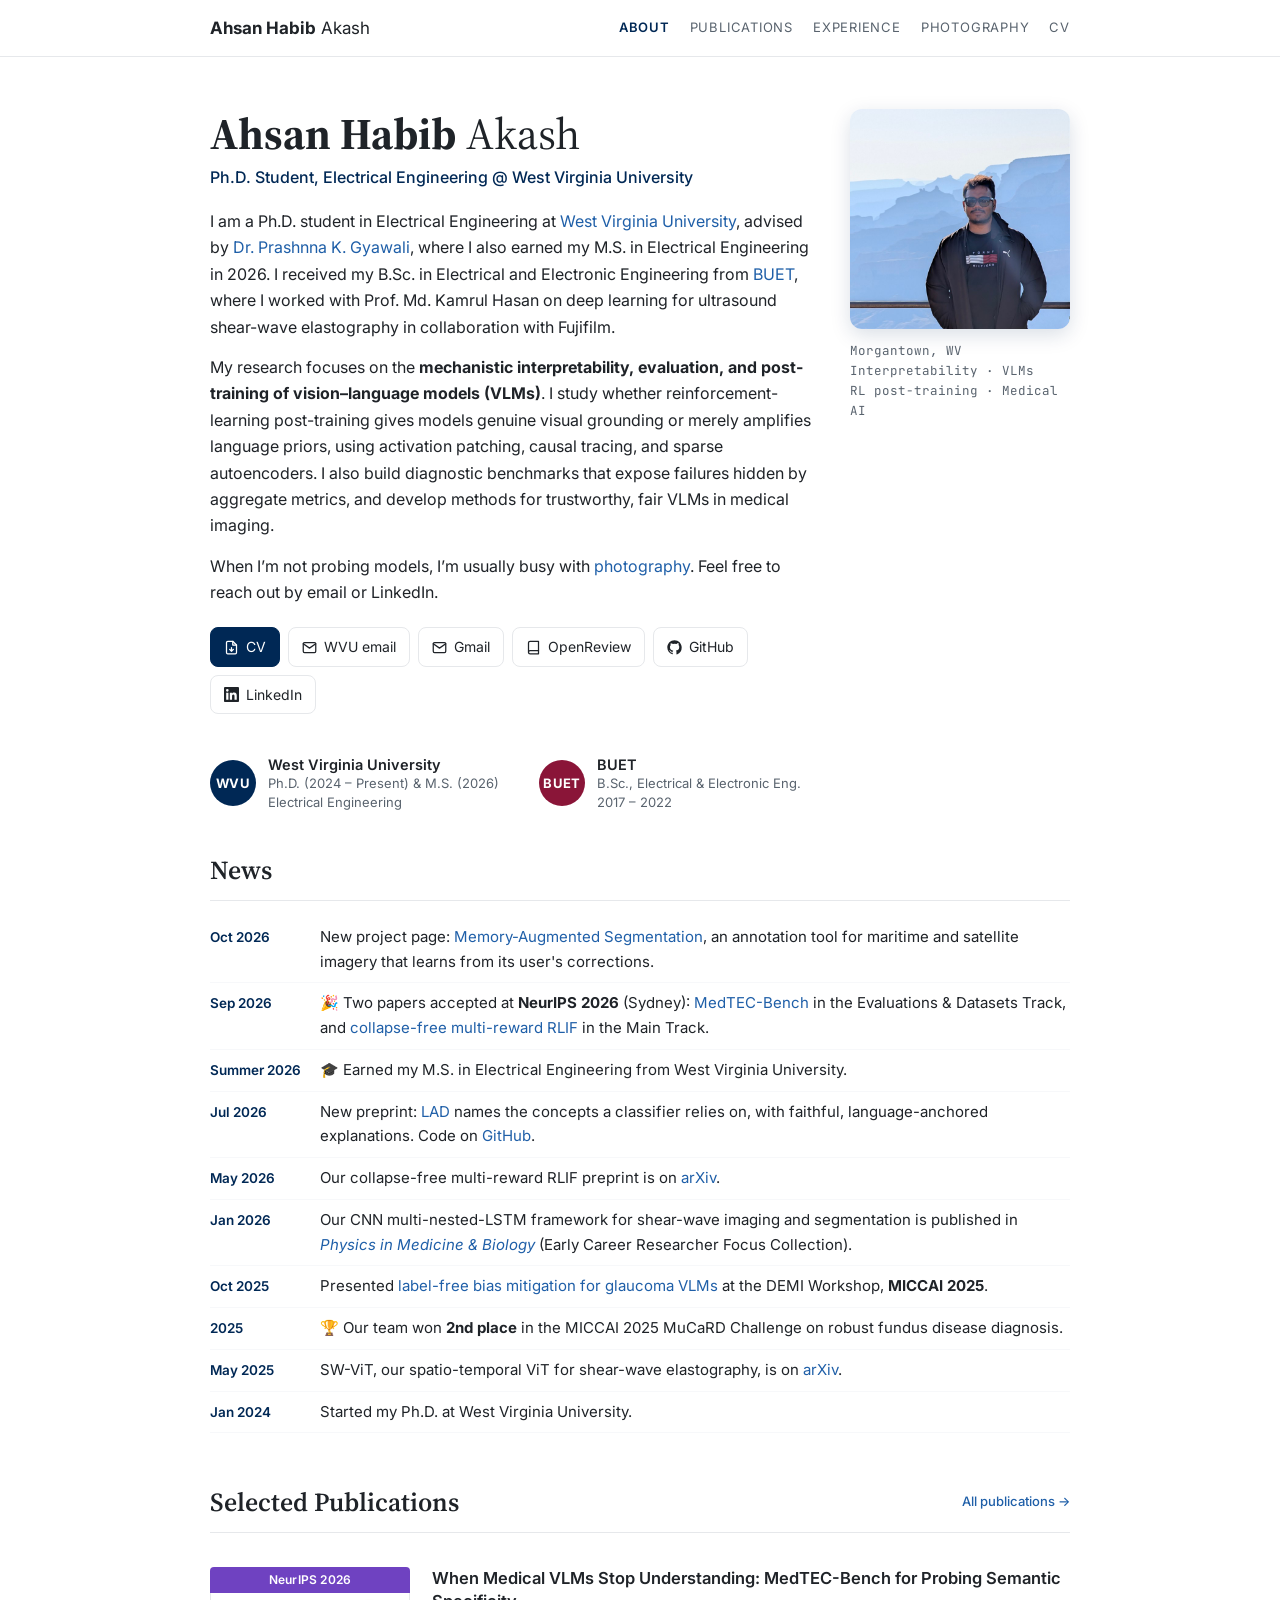
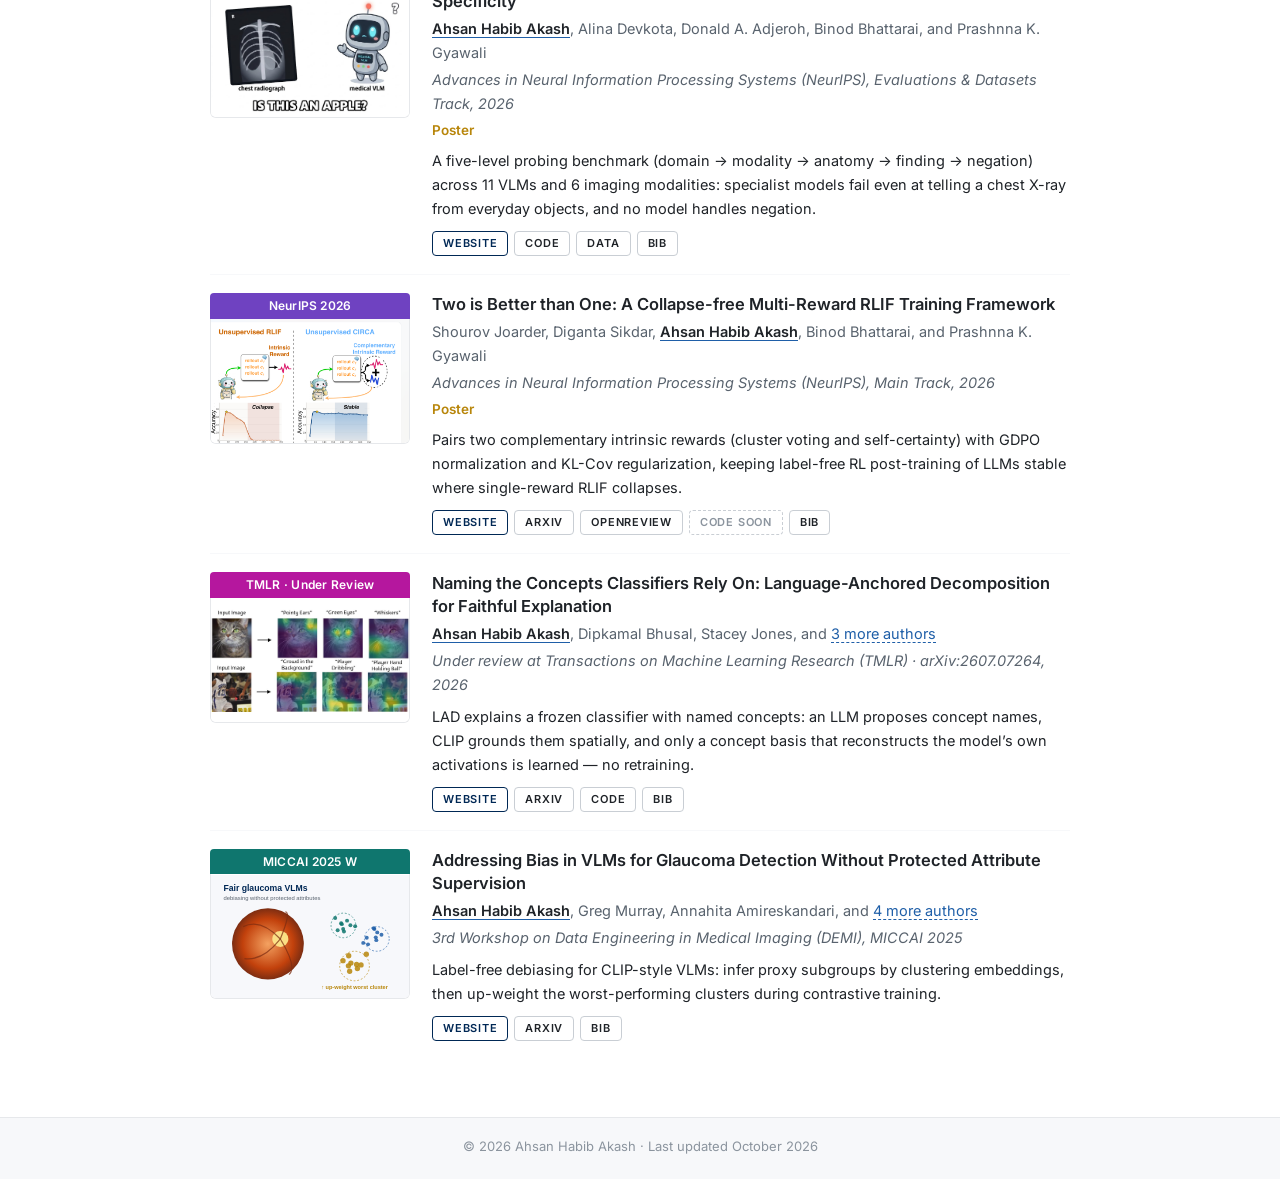
<file: index.html>
<!doctype html>
<html lang="en">
<head>
  <meta charset="utf-8">
  <meta name="viewport" content="width=device-width, initial-scale=1">
  <title>Ahsan Habib Akash</title>
  <meta name="description" content="Ahsan Habib Akash — Ph.D. student at West Virginia University working on mechanistic interpretability, evaluation, and safety of vision–language models.">
  <meta property="og:title" content="Ahsan Habib Akash">
  <meta property="og:description" content="Ph.D. student · Mechanistic interpretability & safety of vision–language models · West Virginia University">
  <meta property="og:url" content="https://akashzhabib.github.io/">
  <meta property="og:image" content="https://akashzhabib.github.io/assets/img/profile.jpg">
  <link rel="icon" href="data:image/svg+xml,%3Csvg xmlns='http://www.w3.org/2000/svg' viewBox='0 0 64 64'%3E%3Crect width='64' height='64' rx='14' fill='%23002855'/%3E%3Ctext x='32' y='42' font-family='Georgia,serif' font-size='28' font-weight='700' fill='white' text-anchor='middle'%3EAH%3C/text%3E%3C/svg%3E">
  <link rel="preconnect" href="https://fonts.googleapis.com">
  <link rel="preconnect" href="https://fonts.gstatic.com" crossorigin>
  <link href="https://fonts.googleapis.com/css2?family=Inter:wght@400;500;600;700&family=JetBrains+Mono:wght@400&family=Source+Serif+4:opsz,wght@8..60,300;8..60,400;8..60,600;8..60,700&display=swap" rel="stylesheet">
  <link rel="stylesheet" href="assets/css/style.css">
</head>
<body>

<nav class="nav">
  <div class="wrap">
    <a class="brand" href="./"><b>Ahsan Habib</b> Akash</a>
    <div class="links">
      <a class="active" href="./">About</a>
      <a href="publications.html">Publications</a>
      <a href="experience.html">Experience</a>
      <a href="photography.html">Photography</a>
      <a href="Ahsan_Habib_Akash_CV.pdf" target="_blank" rel="noopener">CV</a>
    </div>
  </div>
</nav>

<main class="wrap">

  <div class="about">
    <div>
      <h1><b>Ahsan Habib</b> Akash</h1>
      <p class="tagline">Ph.D. Student, Electrical Engineering @ West Virginia University</p>
      <p>I am a Ph.D. student in Electrical Engineering at <a href="https://www.wvu.edu/" target="_blank" rel="noopener">West Virginia University</a>, advised by <a href="https://scholar.google.com/scholar?q=Prashnna+Gyawali" target="_blank" rel="noopener">Dr. Prashnna K. Gyawali</a>, where I also earned my M.S. in Electrical Engineering in 2026. I received my B.Sc. in Electrical and Electronic Engineering from <a href="https://www.buet.ac.bd/" target="_blank" rel="noopener">BUET</a>, where I worked with Prof. Md. Kamrul Hasan on deep learning for ultrasound shear-wave elastography in collaboration with Fujifilm.</p>
      <p>My research focuses on the <strong>mechanistic interpretability, evaluation, and post-training of vision–language models (VLMs)</strong>. I study whether reinforcement-learning post-training gives models genuine visual grounding or merely amplifies language priors, using activation patching, causal tracing, and sparse autoencoders. I also build diagnostic benchmarks that expose failures hidden by aggregate metrics, and develop methods for trustworthy, fair VLMs in medical imaging.</p>
      <p>When I’m not probing models, I’m usually busy with <a href="photography.html">photography</a>. Feel free to reach out by email or LinkedIn.</p>

      <div class="socials">
        <a class="primary" href="Ahsan_Habib_Akash_CV.pdf" target="_blank" rel="noopener">
          <svg viewBox="0 0 24 24" fill="none" stroke="currentColor" stroke-width="2" stroke-linecap="round" stroke-linejoin="round"><path d="M14 2H6a2 2 0 0 0-2 2v16a2 2 0 0 0 2 2h12a2 2 0 0 0 2-2V8z"/><path d="M14 2v6h6M12 18v-6M9 15l3 3 3-3"/></svg>CV</a>
        <a href="mailto:aa00307@mix.wvu.edu" title="aa00307@mix.wvu.edu">
          <svg viewBox="0 0 24 24" fill="none" stroke="currentColor" stroke-width="2" stroke-linecap="round" stroke-linejoin="round"><rect x="2" y="4" width="20" height="16" rx="2"/><path d="m22 6-10 7L2 6"/></svg>WVU email</a>
        <a href="mailto:Akashzhabib@gmail.com" title="Akashzhabib@gmail.com">
          <svg viewBox="0 0 24 24" fill="none" stroke="currentColor" stroke-width="2" stroke-linecap="round" stroke-linejoin="round"><rect x="2" y="4" width="20" height="16" rx="2"/><path d="m22 6-10 7L2 6"/></svg>Gmail</a>
        <a href="https://openreview.net/profile?id=~Ahsan_Habib_Akash1" target="_blank" rel="noopener">
          <svg viewBox="0 0 24 24" fill="none" stroke="currentColor" stroke-width="2" stroke-linecap="round" stroke-linejoin="round"><path d="M4 19.5A2.5 2.5 0 0 1 6.5 17H20V2H6.5A2.5 2.5 0 0 0 4 4.5z"/><path d="M4 19.5A2.5 2.5 0 0 0 6.5 22H20v-5"/></svg>OpenReview</a>
        <a href="https://github.com/Ahsan06080" target="_blank" rel="noopener">
          <svg viewBox="0 0 24 24" fill="currentColor"><path d="M12 .5C5.7.5.5 5.7.5 12c0 5.1 3.3 9.4 7.9 10.9.6.1.8-.2.8-.6v-2c-3.2.7-3.9-1.5-3.9-1.5-.5-1.3-1.3-1.7-1.3-1.7-1-.7.1-.7.1-.7 1.2.1 1.8 1.2 1.8 1.2 1 1.8 2.7 1.3 3.4 1 .1-.8.4-1.3.7-1.6-2.6-.3-5.3-1.3-5.3-5.7 0-1.3.5-2.3 1.2-3.1-.1-.3-.5-1.5.1-3.1 0 0 1-.3 3.3 1.2a11.5 11.5 0 0 1 6 0C17.3 4.6 18.3 5 18.3 5c.6 1.6.2 2.8.1 3.1.8.8 1.2 1.8 1.2 3.1 0 4.4-2.7 5.4-5.3 5.7.4.4.8 1.1.8 2.2v3.3c0 .3.2.7.8.6A11.5 11.5 0 0 0 23.5 12C23.5 5.7 18.3.5 12 .5z"/></svg>GitHub</a>
        <a href="https://www.linkedin.com/in/ahsan600613" target="_blank" rel="noopener">
          <svg viewBox="0 0 24 24" fill="currentColor"><path d="M20.4 20.5h-3.6v-5.6c0-1.3 0-3-1.8-3s-2.1 1.4-2.1 2.9v5.7H9.3V9h3.4v1.6c.5-.9 1.6-1.8 3.4-1.8 3.6 0 4.3 2.4 4.3 5.5v6.2zM5.3 7.4a2.1 2.1 0 1 1 0-4.2 2.1 2.1 0 0 1 0 4.2zM7.1 20.5H3.5V9h3.6v11.5zM22.2 0H1.8C.8 0 0 .8 0 1.7v20.6c0 .9.8 1.7 1.8 1.7h20.4c1 0 1.8-.8 1.8-1.7V1.7C24 .8 23.2 0 22.2 0z"/></svg>LinkedIn</a>
      </div>
    </div>

    <div class="profile-card">
      <img class="profile-photo" src="assets/img/profile.jpg?v=2" alt="Ahsan Habib Akash at the Grand Canyon" width="220" height="220">
      <div class="profile-meta">Morgantown, WV<br>Interpretability · VLMs<br>RL post-training · Medical AI</div>
    </div>
  </div>

  <div class="affils">
    <div class="affil">
      <div class="logo" style="background:#002855">WVU</div>
      <div><div class="name">West Virginia University</div><div class="sub">Ph.D. (2024 – Present) &amp; M.S. (2026)<br>Electrical Engineering</div></div>
    </div>
    <div class="affil">
      <div class="logo" style="background:#8a1538">BUET</div>
      <div><div class="name">BUET</div><div class="sub">B.Sc., Electrical &amp; Electronic Eng.<br>2017 – 2022</div></div>
    </div>
  </div>

  <section id="news">
    <h2 class="sec">News</h2>
    <table class="news">
      <tr><td class="date">Oct 2026</td><td>New project page: <a href="projects/memory-augmented-segmentation/">Memory-Augmented Segmentation</a>, an annotation tool for maritime and satellite imagery that learns from its user's corrections.</td></tr>
      <tr><td class="date">Sep 2026</td><td>🎉 Two papers accepted at <strong>NeurIPS 2026</strong> (Sydney): <a href="https://machine-intelligence-lab-wvu.github.io/MedTEC-Bench/" target="_blank" rel="noopener">MedTEC-Bench</a> in the Evaluations &amp; Datasets Track, and <a href="https://shourovj.github.io/projects-sites/unsupervised-rl/" target="_blank" rel="noopener">collapse-free multi-reward RLIF</a> in the Main Track.</td></tr>
      <tr><td class="date">Summer 2026</td><td>🎓 Earned my M.S. in Electrical Engineering from West Virginia University.</td></tr>
      <tr><td class="date">Jul 2026</td><td>New preprint: <a href="https://machine-intelligence-lab-wvu.github.io/LAD/" target="_blank" rel="noopener">LAD</a> names the concepts a classifier relies on, with faithful, language-anchored explanations. Code on <a href="https://github.com/machine-intelligence-lab-wvu/LAD" target="_blank" rel="noopener">GitHub</a>.</td></tr>
      <tr><td class="date">May 2026</td><td>Our collapse-free multi-reward RLIF preprint is on <a href="https://arxiv.org/abs/2605.22620" target="_blank" rel="noopener">arXiv</a>.</td></tr>
      <tr><td class="date">Jan 2026</td><td>Our CNN multi-nested-LSTM framework for shear-wave imaging and segmentation is published in <a href="https://doi.org/10.1088/1361-6560/ae2db8" target="_blank" rel="noopener"><em>Physics in Medicine &amp; Biology</em></a> (Early Career Researcher Focus Collection).</td></tr>
      <tr><td class="date">Oct 2025</td><td>Presented <a href="projects/glaucoma-fairness/">label-free bias mitigation for glaucoma VLMs</a> at the DEMI Workshop, <strong>MICCAI 2025</strong>.</td></tr>
      <tr><td class="date">2025</td><td>🏆 Our team won <strong>2nd place</strong> in the MICCAI 2025 MuCaRD Challenge on robust fundus disease diagnosis.</td></tr>
      <tr><td class="date">May 2025</td><td>SW-ViT, our spatio-temporal ViT for shear-wave elastography, is on <a href="https://arxiv.org/abs/2505.18865" target="_blank" rel="noopener">arXiv</a>.</td></tr>
      <tr><td class="date">Jan 2024</td><td>Started my Ph.D. at West Virginia University.</td></tr>
    </table>
  </section>

  <section id="selected">
    <h2 class="sec">Selected Publications <a class="more" href="publications.html">All publications →</a></h2>
    <div id="pubs"></div>
  </section>

</main>

<footer class="footer"><div class="wrap">© 2026 Ahsan Habib Akash · Last updated October 2026</div></footer>

<script src="assets/js/pubs.js"></script>
<script>renderPubs(document.getElementById("pubs"), { selectedOnly: true });</script>
</body>
</html>
</file>
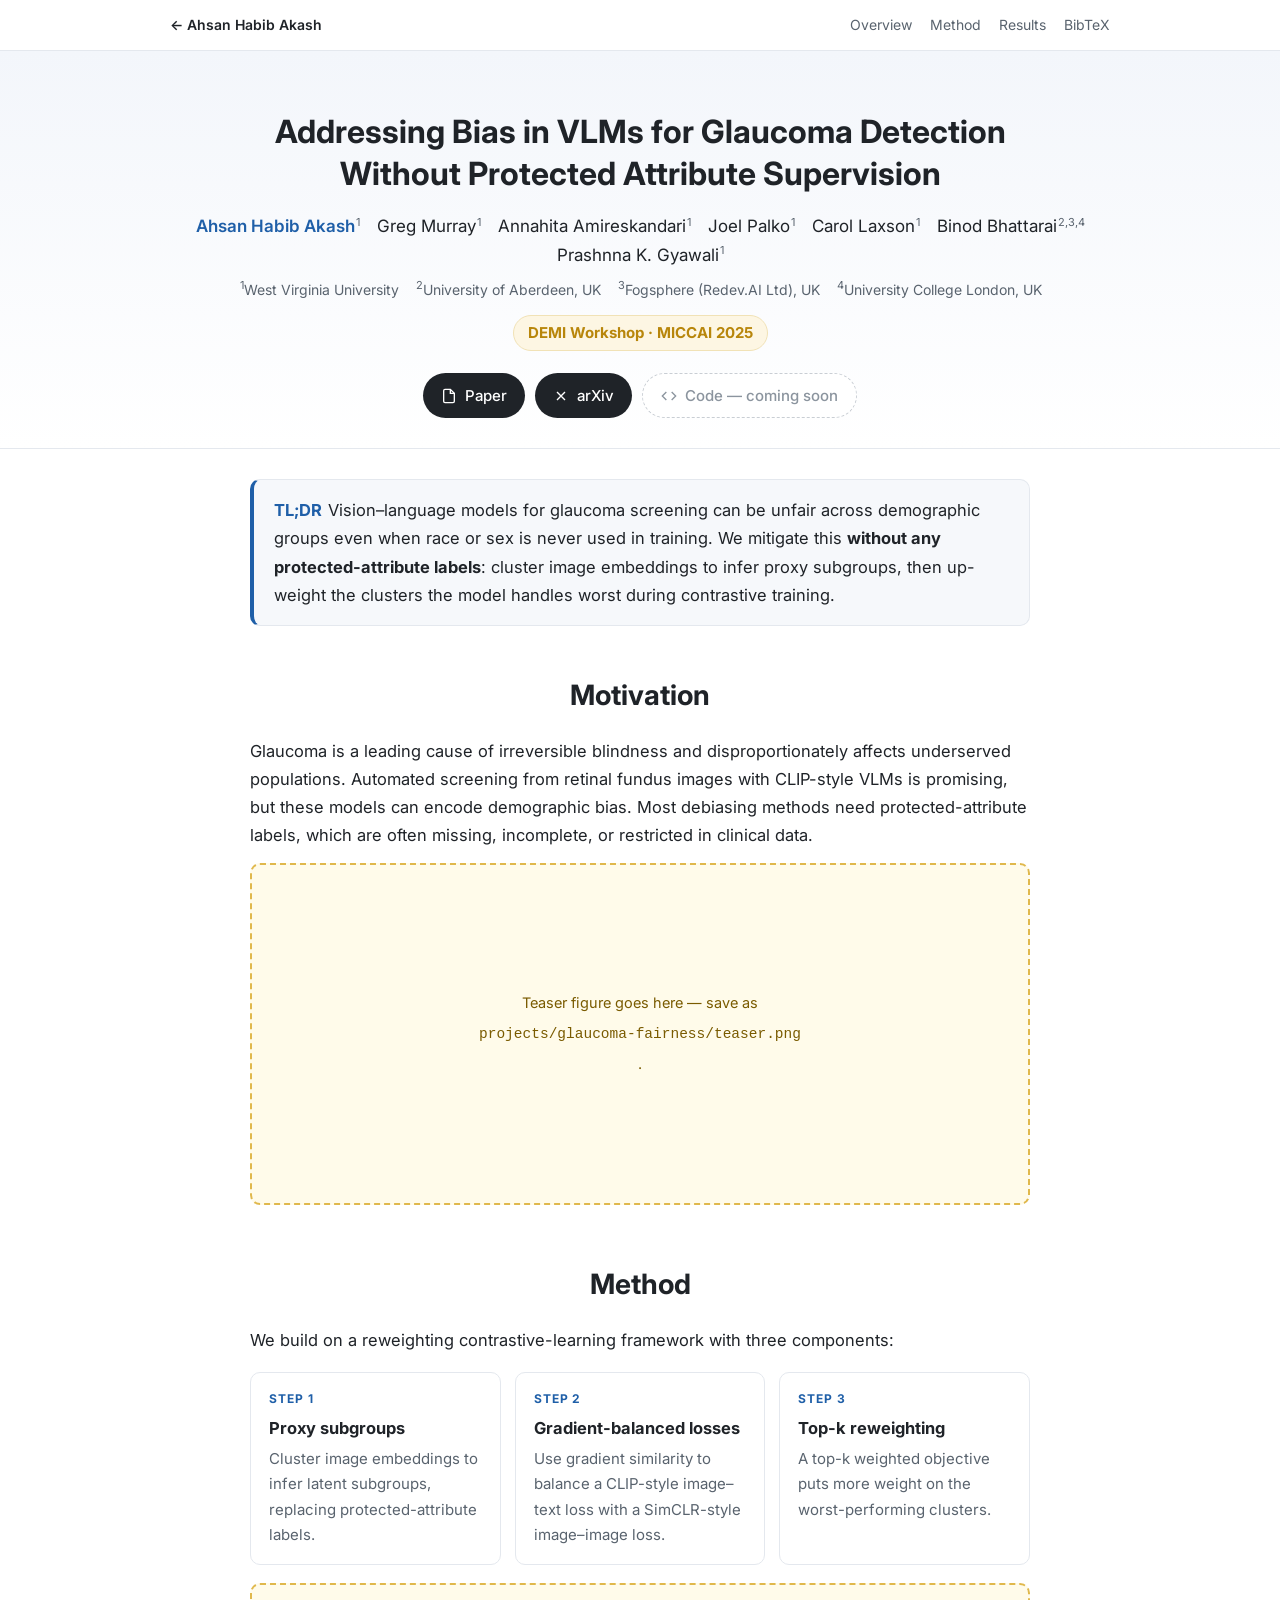
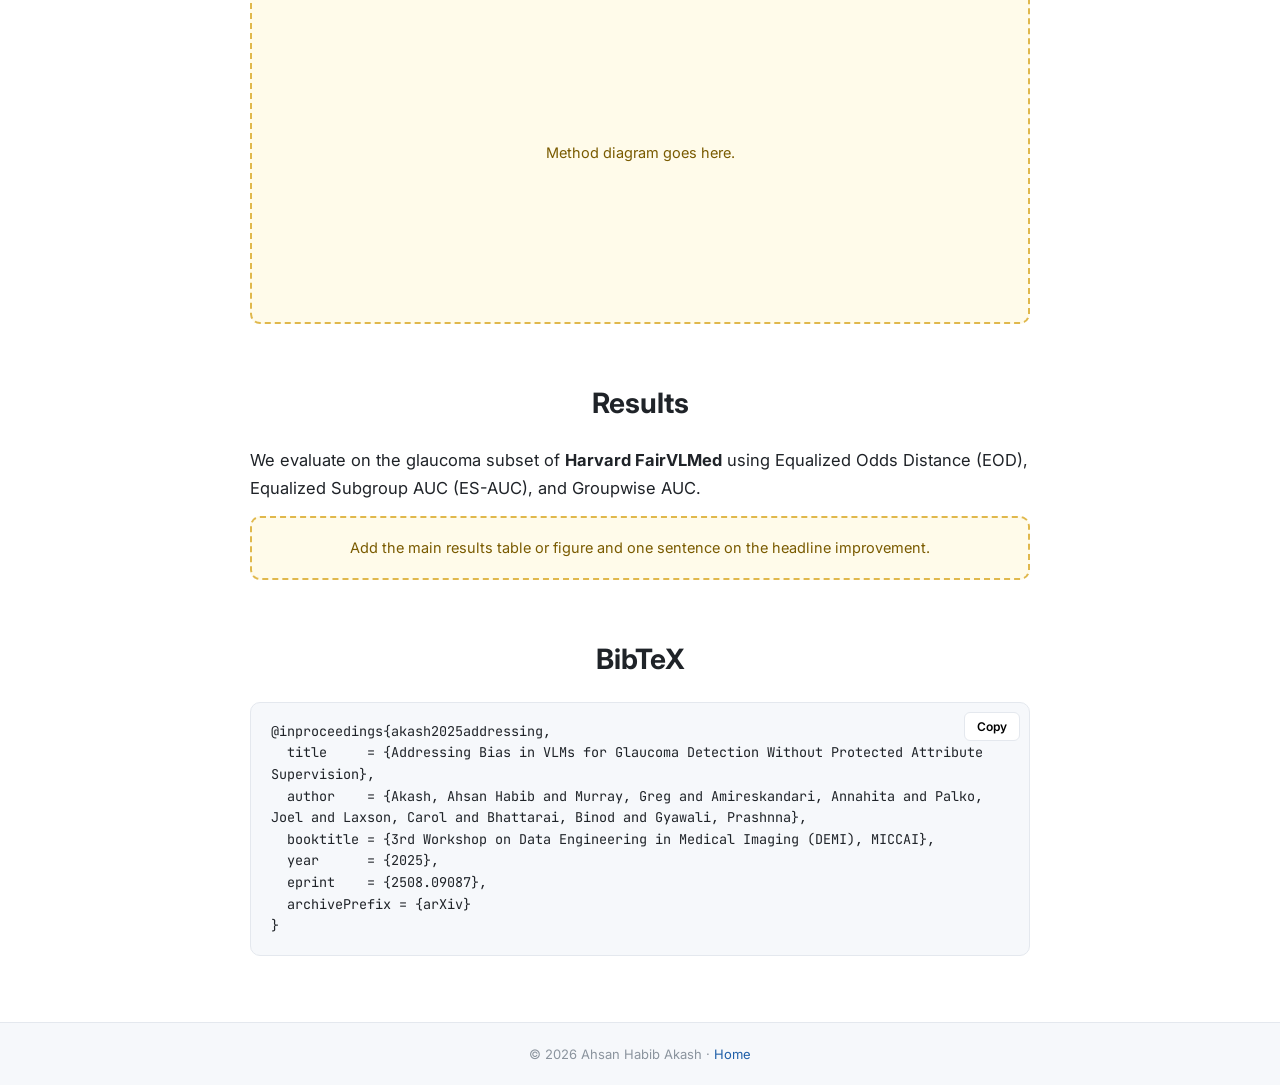
<file: projects/glaucoma-fairness/index.html>
<!doctype html>
<html lang="en">
<head>
  <meta charset="utf-8">
  <meta name="viewport" content="width=device-width, initial-scale=1">
  <title>Label-free Debiasing for Glaucoma VLMs · MICCAI 2025</title>
  <meta name="description" content="Addressing bias in vision–language models for glaucoma detection without protected attribute supervision. DEMI Workshop, MICCAI 2025.">
  <meta property="og:title" content="Addressing Bias in VLMs for Glaucoma Detection Without Protected Attribute Supervision">
  <meta property="og:description" content="Label-free bias mitigation for medical VLMs · DEMI @ MICCAI 2025">
  <link rel="icon" href="data:image/svg+xml,%3Csvg xmlns='http://www.w3.org/2000/svg' viewBox='0 0 64 64'%3E%3Crect width='64' height='64' rx='14' fill='%23002855'/%3E%3Ctext x='32' y='42' font-family='Georgia,serif' font-size='28' font-weight='700' fill='white' text-anchor='middle'%3EAH%3C/text%3E%3C/svg%3E">
  <link rel="preconnect" href="https://fonts.googleapis.com">
  <link rel="preconnect" href="https://fonts.gstatic.com" crossorigin>
  <link href="https://fonts.googleapis.com/css2?family=Inter:wght@400;500;600;700;800&family=JetBrains+Mono:wght@400&display=swap" rel="stylesheet">
  <link rel="stylesheet" href="../../assets/css/project.css">
</head>
<body>

<nav class="pnav">
  <div class="wrap">
    <a class="home" href="../../">← Ahsan Habib Akash</a>
    <span class="sec-links" style="display:contents">
      <a href="#overview">Overview</a>
      <a href="#method">Method</a>
      <a href="#results">Results</a>
      <a href="#bibtex">BibTeX</a>
    </span>
  </div>
</nav>

<header class="hero">
  <div class="wrap">
    <h1 style="margin-top:0">Addressing Bias in VLMs for Glaucoma Detection<br>Without Protected Attribute Supervision</h1>
    <p class="authors">
      <span><a class="me" href="../../">Ahsan Habib Akash</a><sup>1</sup></span>
      <span>Greg Murray<sup>1</sup></span>
      <span>Annahita Amireskandari<sup>1</sup></span>
      <span>Joel Palko<sup>1</sup></span>
      <span>Carol Laxson<sup>1</sup></span>
      <span>Binod Bhattarai<sup>2,3,4</sup></span>
      <span>Prashnna K. Gyawali<sup>1</sup></span>
    </p>
    <!-- TODO: confirm clinical co-authors' affiliations (assumed WVU) -->
    <p class="affils"><span><sup>1</sup>West Virginia University</span><span><sup>2</sup>University of Aberdeen, UK</span><span><sup>3</sup>Fogsphere (Redev.AI Ltd), UK</span><span><sup>4</sup>University College London, UK</span></p>
    <div class="venue">DEMI Workshop · MICCAI 2025</div>
    <div class="btns">
      <a href="https://arxiv.org/pdf/2508.09087" target="_blank" rel="noopener">
        <svg viewBox="0 0 24 24" fill="none" stroke="currentColor" stroke-width="2"><path d="M14 2H6a2 2 0 0 0-2 2v16a2 2 0 0 0 2 2h12a2 2 0 0 0 2-2V8z"/><path d="M14 2v6h6"/></svg>Paper</a>
      <a href="https://arxiv.org/abs/2508.09087" target="_blank" rel="noopener">
        <svg viewBox="0 0 24 24" fill="none" stroke="currentColor" stroke-width="2"><path d="M18 6 6 18M6 6l12 12"/></svg>arXiv</a>
      <span class="soon">
        <svg viewBox="0 0 24 24" fill="none" stroke="currentColor" stroke-width="2"><path d="M16 18l6-6-6-6M8 6l-6 6 6 6"/></svg>Code — coming soon</span>
    </div>
  </div>
</header>

<main class="wrap">
  <div class="narrow">
    <div class="tldr"><b class="tag">TL;DR</b>Vision–language models for glaucoma screening can be unfair across demographic groups even when race or sex is never used in training. We mitigate this <strong>without any protected-attribute labels</strong>: cluster image embeddings to infer proxy subgroups, then up-weight the clusters the model handles worst during contrastive training.</div>
  </div>

  <section id="overview">
    <h2>Motivation</h2>
    <div class="narrow">
      <p>Glaucoma is a leading cause of irreversible blindness and disproportionately affects underserved populations. Automated screening from retinal fundus images with CLIP-style VLMs is promising, but these models can encode demographic bias. Most debiasing methods need protected-attribute labels, which are often missing, incomplete, or restricted in clinical data.</p>
      <div class="todo fig">Teaser figure goes here — save as <code>projects/glaucoma-fairness/teaser.png</code>.</div>
    </div>
  </section>

  <section id="method">
    <h2>Method</h2>
    <div class="narrow">
      <p>We build on a reweighting contrastive-learning framework with three components:</p>
      <div class="cards">
        <div class="card"><div class="k">Step 1</div><div class="t">Proxy subgroups</div><p>Cluster image embeddings to infer latent subgroups, replacing protected-attribute labels.</p></div>
        <div class="card"><div class="k">Step 2</div><div class="t">Gradient-balanced losses</div><p>Use gradient similarity to balance a CLIP-style image–text loss with a SimCLR-style image–image loss.</p></div>
        <div class="card"><div class="k">Step 3</div><div class="t">Top-k reweighting</div><p>A top-k weighted objective puts more weight on the worst-performing clusters.</p></div>
      </div>
      <div class="todo fig">Method diagram goes here.</div>
    </div>
  </section>

  <section id="results">
    <h2>Results</h2>
    <div class="narrow">
      <p>We evaluate on the glaucoma subset of <strong>Harvard FairVLMed</strong> using Equalized Odds Distance (EOD), Equalized Subgroup AUC (ES-AUC), and Groupwise AUC.</p>
      <div class="todo">Add the main results table or figure and one sentence on the headline improvement.</div>
    </div>
  </section>

  <section id="bibtex">
    <h2>BibTeX</h2>
    <div class="narrow bibbox">
      <button type="button" onclick="navigator.clipboard.writeText(document.getElementById('bib').innerText).then(()=>{this.textContent='Copied!';setTimeout(()=>this.textContent='Copy',1500)})">Copy</button>
<pre id="bib">@inproceedings{akash2025addressing,
  title     = {Addressing Bias in VLMs for Glaucoma Detection Without Protected Attribute Supervision},
  author    = {Akash, Ahsan Habib and Murray, Greg and Amireskandari, Annahita and Palko, Joel and Laxson, Carol and Bhattarai, Binod and Gyawali, Prashnna},
  booktitle = {3rd Workshop on Data Engineering in Medical Imaging (DEMI), MICCAI},
  year      = {2025},
  eprint    = {2508.09087},
  archivePrefix = {arXiv}
}</pre>
    </div>
  </section>
</main>

<footer class="pfooter">© 2026 Ahsan Habib Akash · <a href="../../">Home</a></footer>
</body>
</html>
</file>
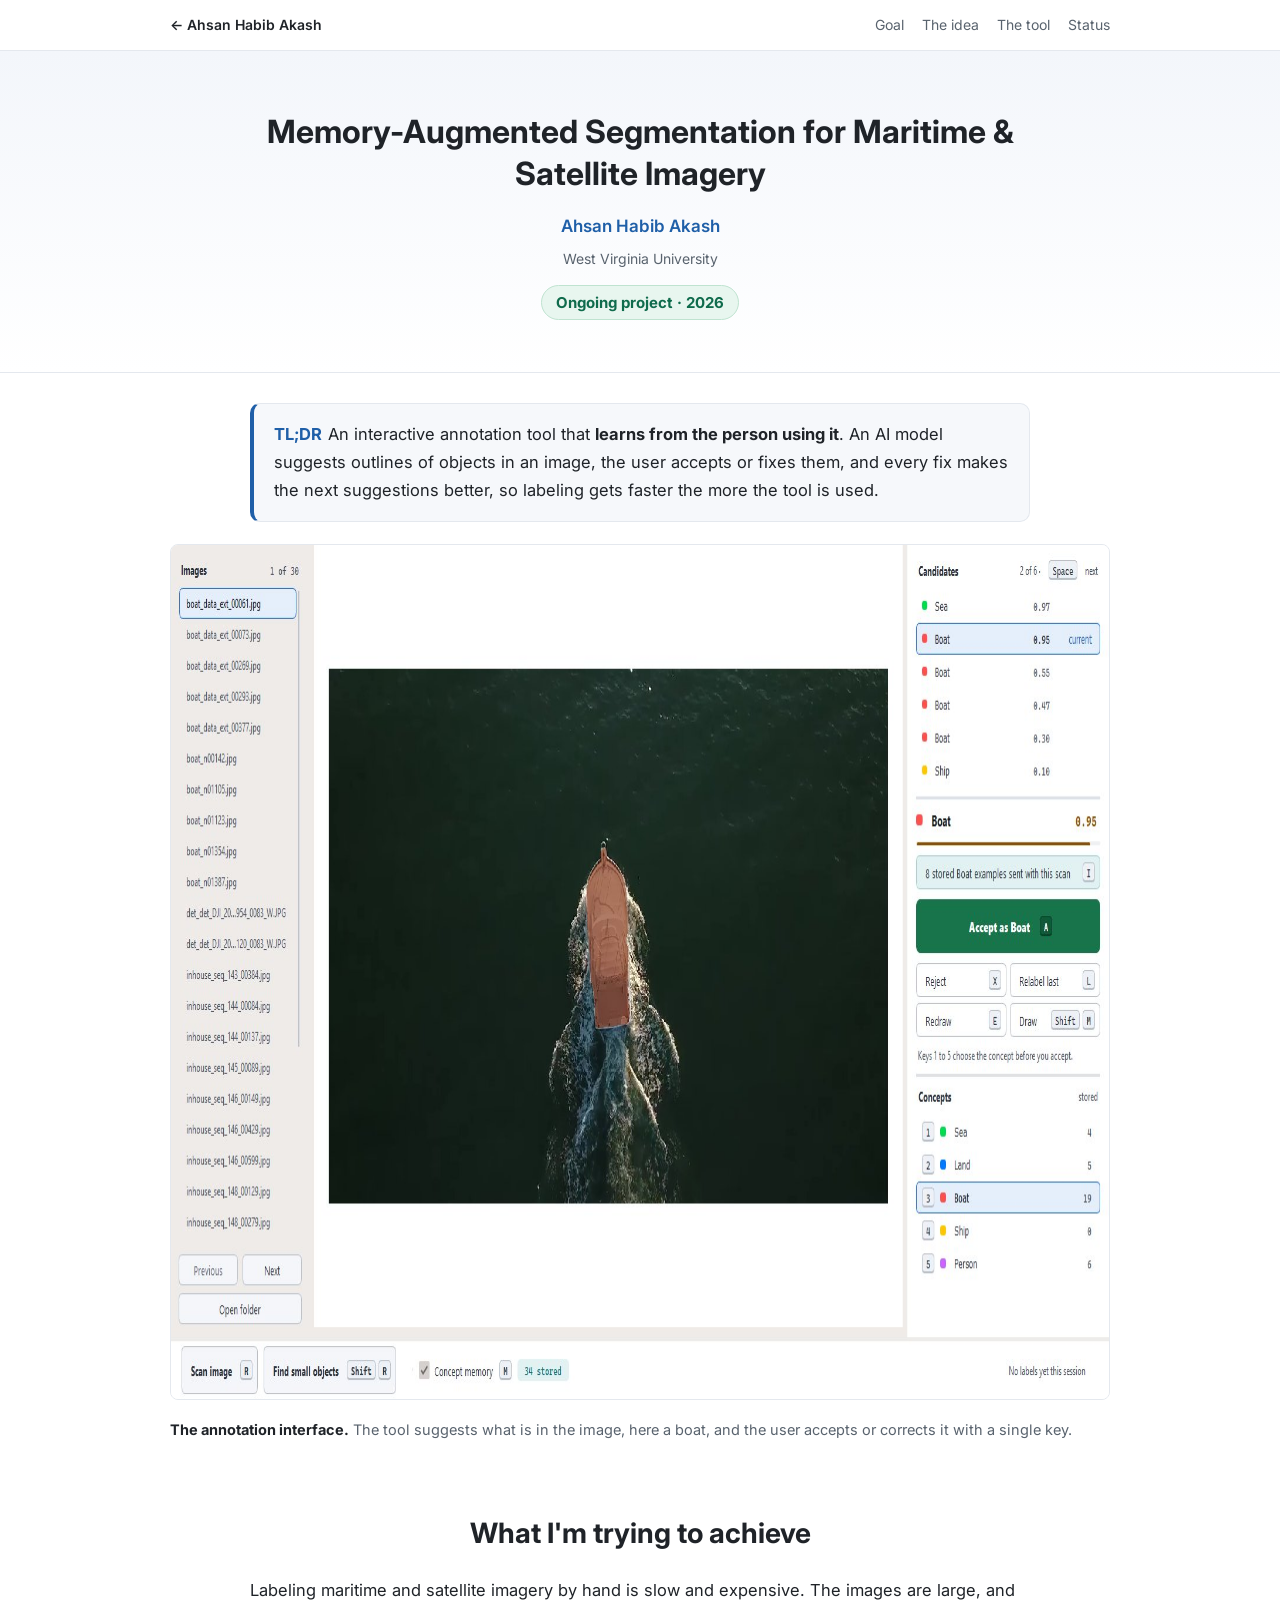
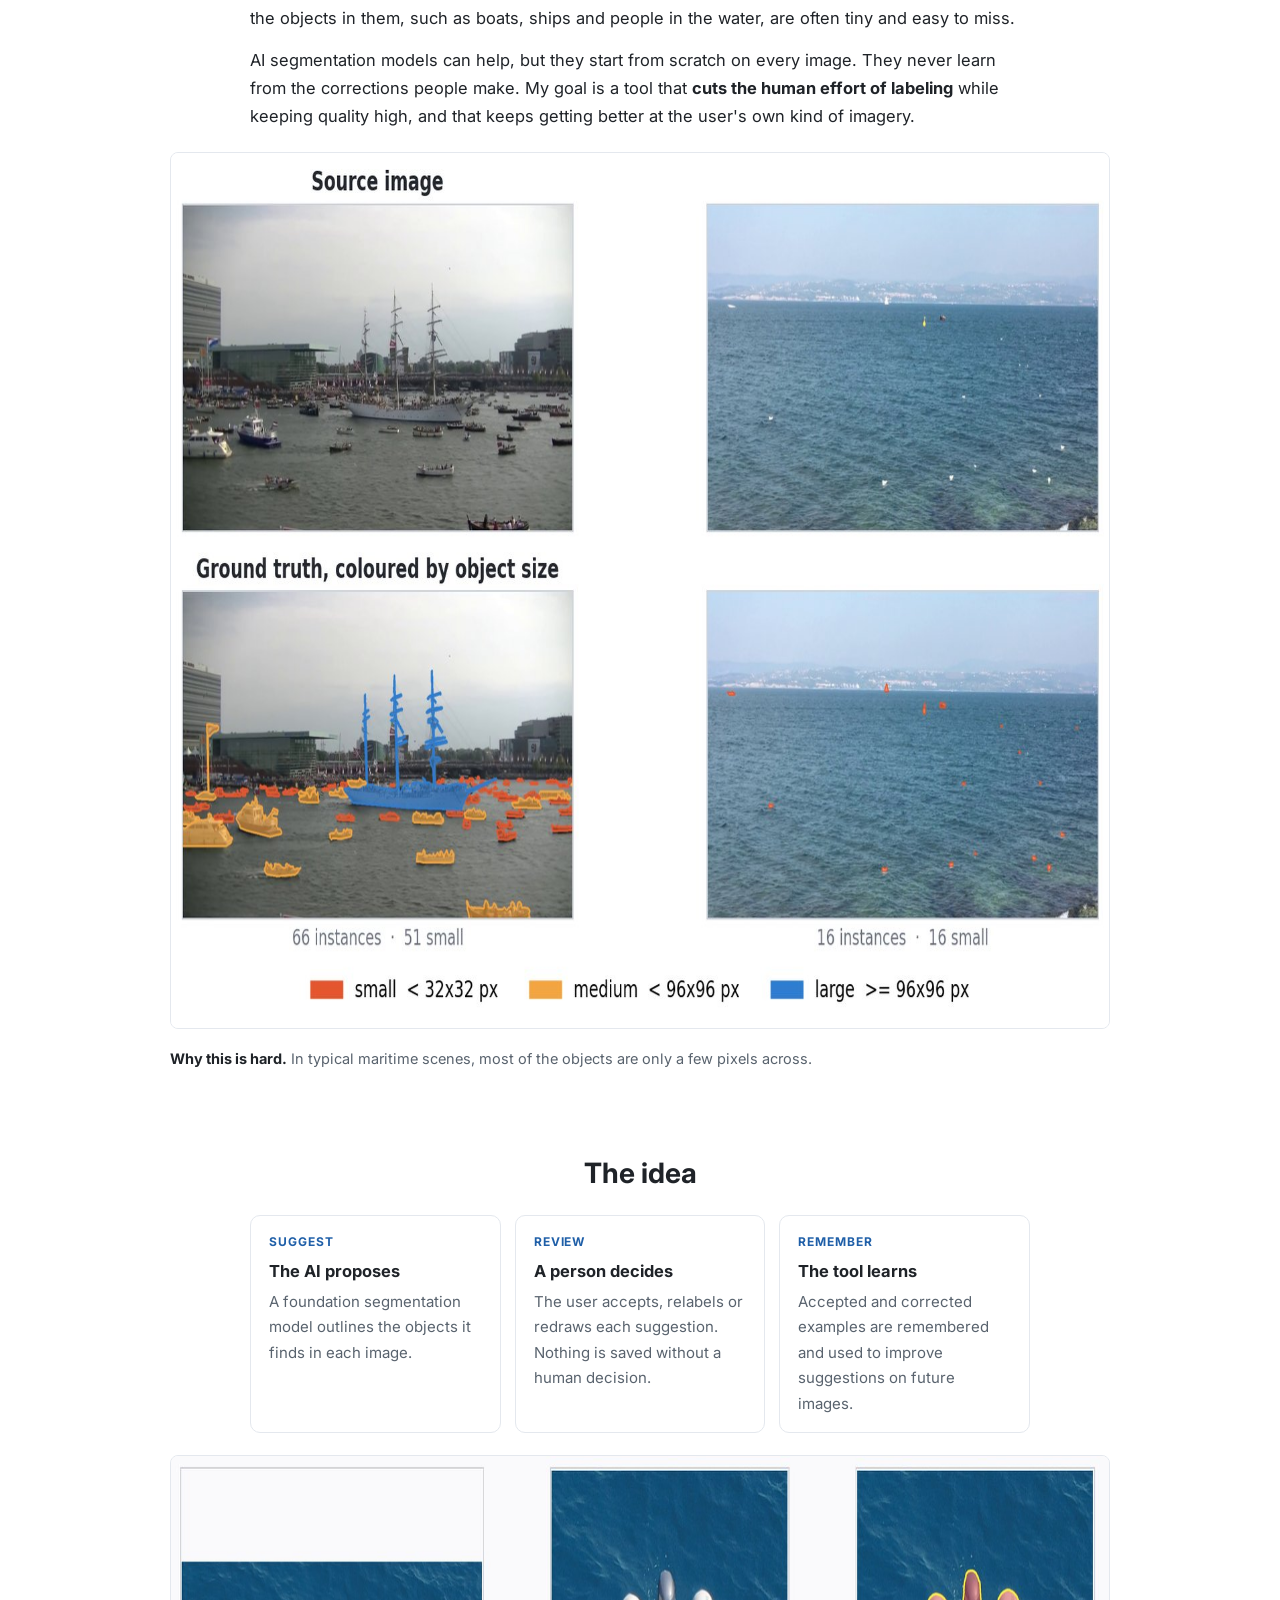
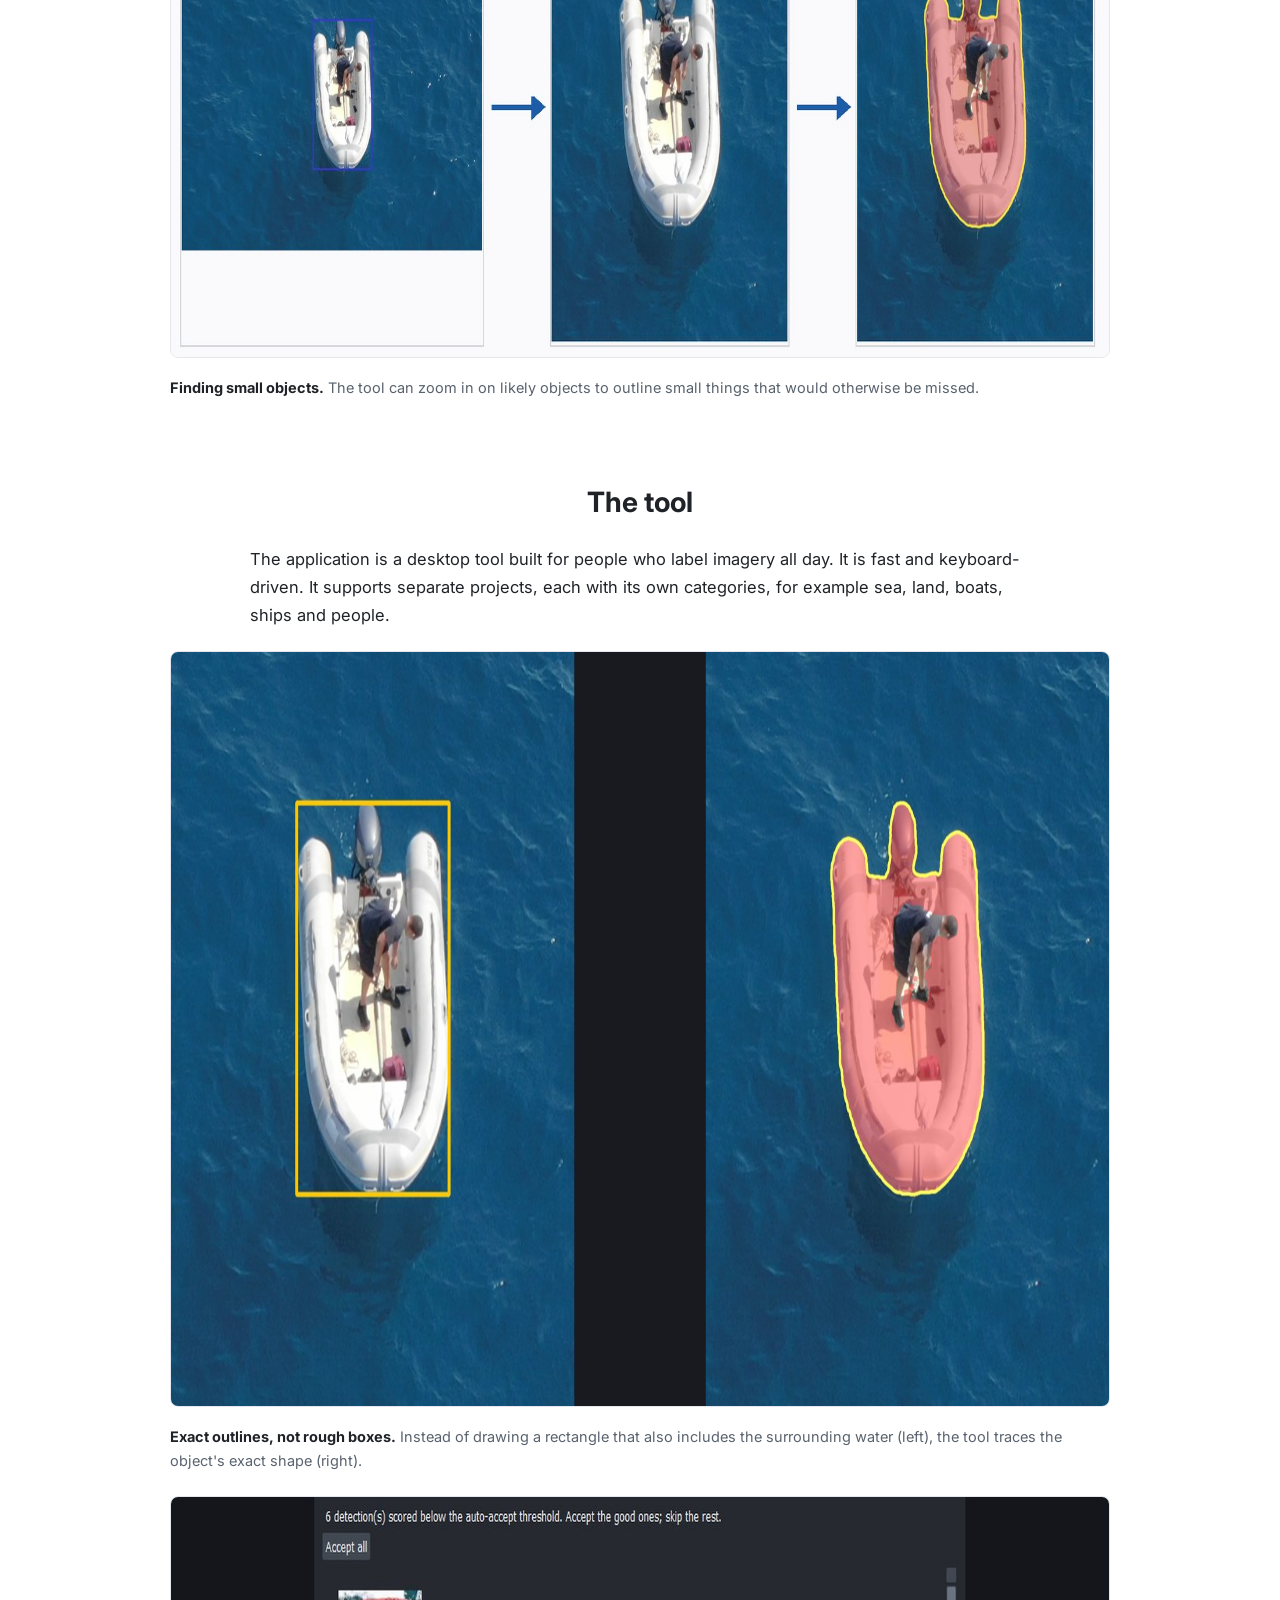
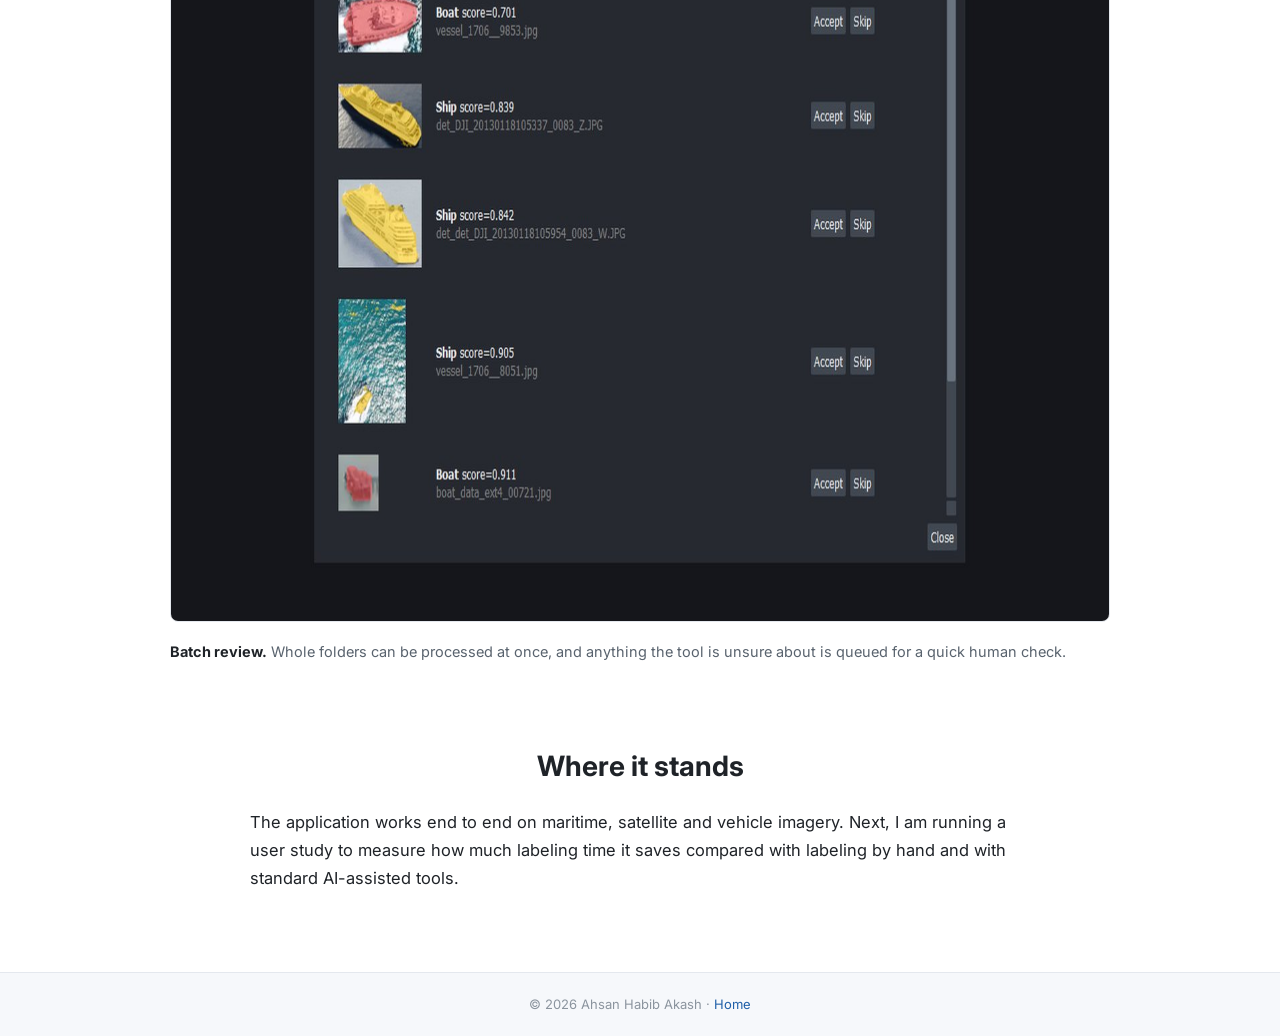
<file: projects/memory-augmented-segmentation/index.html>
<!doctype html>
<html lang="en">
<head>
  <meta charset="utf-8">
  <meta name="viewport" content="width=device-width, initial-scale=1">
  <title>Memory-Augmented Segmentation</title>
  <meta name="description" content="An interactive annotation tool for maritime and satellite imagery that learns from the user's corrections and gets faster the more it is used.">
  <meta property="og:title" content="Memory-Augmented Segmentation for Maritime &amp; Satellite Imagery">
  <meta property="og:description" content="An annotation tool that learns from its user's corrections. Ongoing project.">
  <meta property="og:url" content="https://akashzhabib.github.io/projects/memory-augmented-segmentation/">
  <meta property="og:image" content="https://akashzhabib.github.io/projects/memory-augmented-segmentation/ui-main.jpg">
  <link rel="icon" href="data:image/svg+xml,%3Csvg xmlns='http://www.w3.org/2000/svg' viewBox='0 0 64 64'%3E%3Crect width='64' height='64' rx='14' fill='%23002855'/%3E%3Ctext x='32' y='42' font-family='Georgia,serif' font-size='28' font-weight='700' fill='white' text-anchor='middle'%3EAH%3C/text%3E%3C/svg%3E">
  <link rel="preconnect" href="https://fonts.googleapis.com">
  <link rel="preconnect" href="https://fonts.gstatic.com" crossorigin>
  <link href="https://fonts.googleapis.com/css2?family=Inter:wght@400;500;600;700;800&family=JetBrains+Mono:wght@400&display=swap" rel="stylesheet">
  <link rel="stylesheet" href="../../assets/css/project.css">
  <style>
    .wide { max-width: 980px; margin: 22px auto; }
    .status { display: inline-block; font-weight: 700; color: #0f6b4c; background: #e8f6ef; border: 1px solid #bfe3d0; padding: 4px 14px; border-radius: 999px; font-size: 15px; margin-bottom: 22px; }
    ul.plain { padding-left: 20px; } ul.plain li { margin: 6px 0; }
  </style>
</head>
<body>

<nav class="pnav">
  <div class="wrap">
    <a class="home" href="../../">← Ahsan Habib Akash</a>
    <span class="sec-links" style="display:contents">
      <a href="#goal">Goal</a>
      <a href="#idea">The idea</a>
      <a href="#tool">The tool</a>
      <a href="#status">Status</a>
    </span>
  </div>
</nav>

<header class="hero">
  <div class="wrap">
    <h1 style="margin-top:0">Memory-Augmented Segmentation for Maritime &amp; Satellite Imagery</h1>
    <p class="authors"><span><a class="me" href="../../">Ahsan Habib Akash</a></span></p>
    <p class="affils"><span>West Virginia University</span></p>
    <div class="status">Ongoing project · 2026</div>
  </div>
</header>

<main class="wrap">
  <div class="narrow">
    <div class="tldr"><b class="tag">TL;DR</b>An interactive annotation tool that <strong>learns from the person using it</strong>. An AI model suggests outlines of objects in an image, the user accepts or fixes them, and every fix makes the next suggestions better, so labeling gets faster the more the tool is used.</div>
  </div>

  <figure class="wide">
    <img src="ui-main.jpg" alt="Annotation interface: image list on the left, a boat outlined on dark water in the centre, suggested labels and categories on the right" width="1600" height="856">
    <figcaption><b>The annotation interface.</b> The tool suggests what is in the image, here a boat, and the user accepts or corrects it with a single key.</figcaption>
  </figure>

  <section id="goal">
    <h2>What I'm trying to achieve</h2>
    <div class="narrow">
      <p>Labeling maritime and satellite imagery by hand is slow and expensive. The images are large, and the objects in them, such as boats, ships and people in the water, are often tiny and easy to miss.</p>
      <p>AI segmentation models can help, but they start from scratch on every image. They never learn from the corrections people make. My goal is a tool that <strong>cuts the human effort of labeling</strong> while keeping quality high, and that keeps getting better at the user's own kind of imagery.</p>
    </div>
    <figure class="wide">
      <img src="lars-small-objects.jpg" alt="Two maritime scenes with every object outlined; most objects are very small" loading="lazy" width="1400" height="877">
      <figcaption><b>Why this is hard.</b> In typical maritime scenes, most of the objects are only a few pixels across.</figcaption>
    </figure>
  </section>

  <section id="idea">
    <h2>The idea</h2>
    <div class="narrow">
      <div class="cards">
        <div class="card"><div class="k">Suggest</div><div class="t">The AI proposes</div><p>A foundation segmentation model outlines the objects it finds in each image.</p></div>
        <div class="card"><div class="k">Review</div><div class="t">A person decides</div><p>The user accepts, relabels or redraws each suggestion. Nothing is saved without a human decision.</p></div>
        <div class="card"><div class="k">Remember</div><div class="t">The tool learns</div><p>Accepted and corrected examples are remembered and used to improve suggestions on future images.</p></div>
      </div>
    </div>
    <figure class="wide">
      <img src="two-stage.jpg" alt="A small boat is found in a wide image, zoomed in, and outlined precisely" loading="lazy" width="1600" height="503">
      <figcaption><b>Finding small objects.</b> The tool can zoom in on likely objects to outline small things that would otherwise be missed.</figcaption>
    </figure>
  </section>

  <section id="tool">
    <h2>The tool</h2>
    <div class="narrow">
      <p>The application is a desktop tool built for people who label imagery all day. It is fast and keyboard-driven. It supports separate projects, each with its own categories, for example sea, land, boats, ships and people.</p>
    </div>
    <figure class="wide">
      <img src="box-vs-outline.jpg" alt="The same boat marked two ways: a rough rectangle on the left, an exact outline of the boat on the right" loading="lazy" width="1614" height="756">
      <figcaption><b>Exact outlines, not rough boxes.</b> Instead of drawing a rectangle that also includes the surrounding water (left), the tool traces the object's exact shape (right).</figcaption>
    </figure>
    <figure class="wide">
      <img src="review-queue.jpg" alt="A review list of detections, each with Accept and Skip buttons" loading="lazy" width="1400" height="726">
      <figcaption><b>Batch review.</b> Whole folders can be processed at once, and anything the tool is unsure about is queued for a quick human check.</figcaption>
    </figure>
  </section>

  <section id="status">
    <h2>Where it stands</h2>
    <div class="narrow">
      <p>The application works end to end on maritime, satellite and vehicle imagery. Next, I am running a user study to measure how much labeling time it saves compared with labeling by hand and with standard AI-assisted tools.</p>
    </div>
  </section>
</main>

<footer class="pfooter">© 2026 Ahsan Habib Akash · <a href="../../">Home</a></footer>
</body>
</html>
</file>
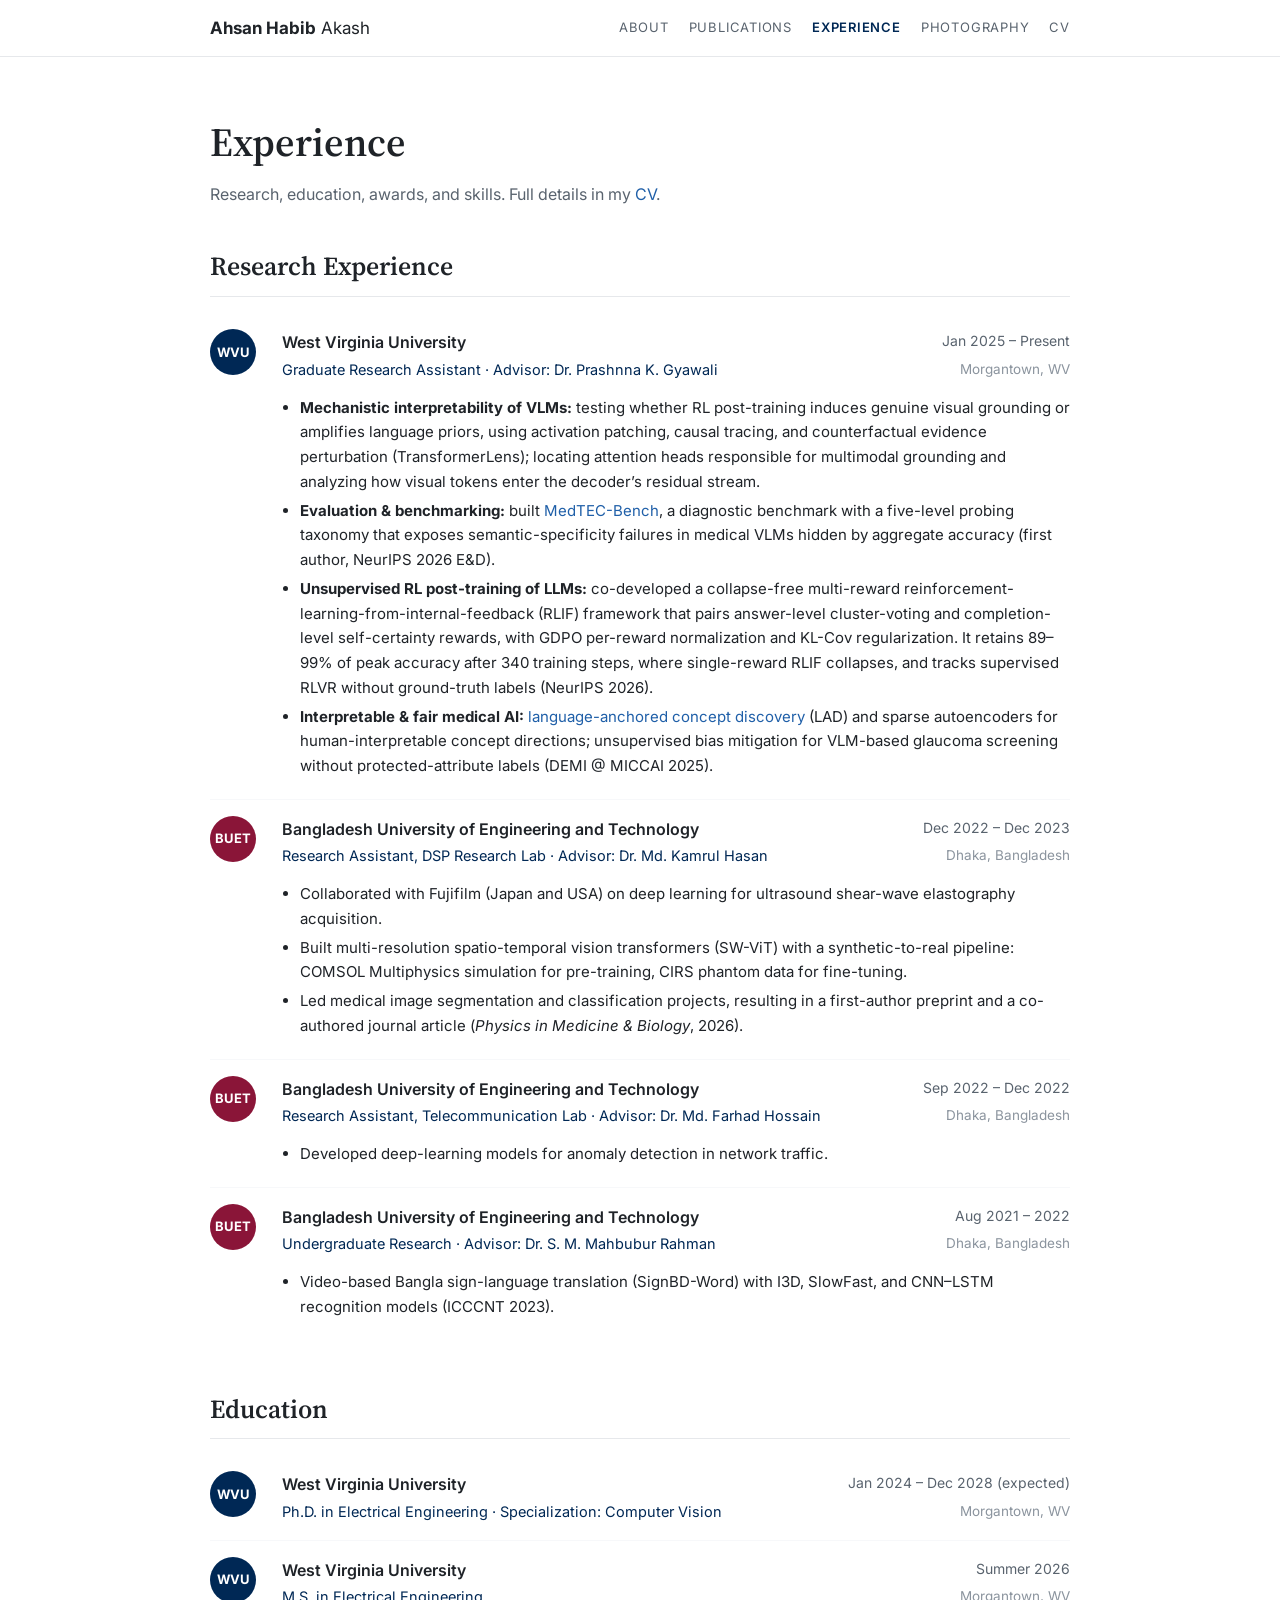
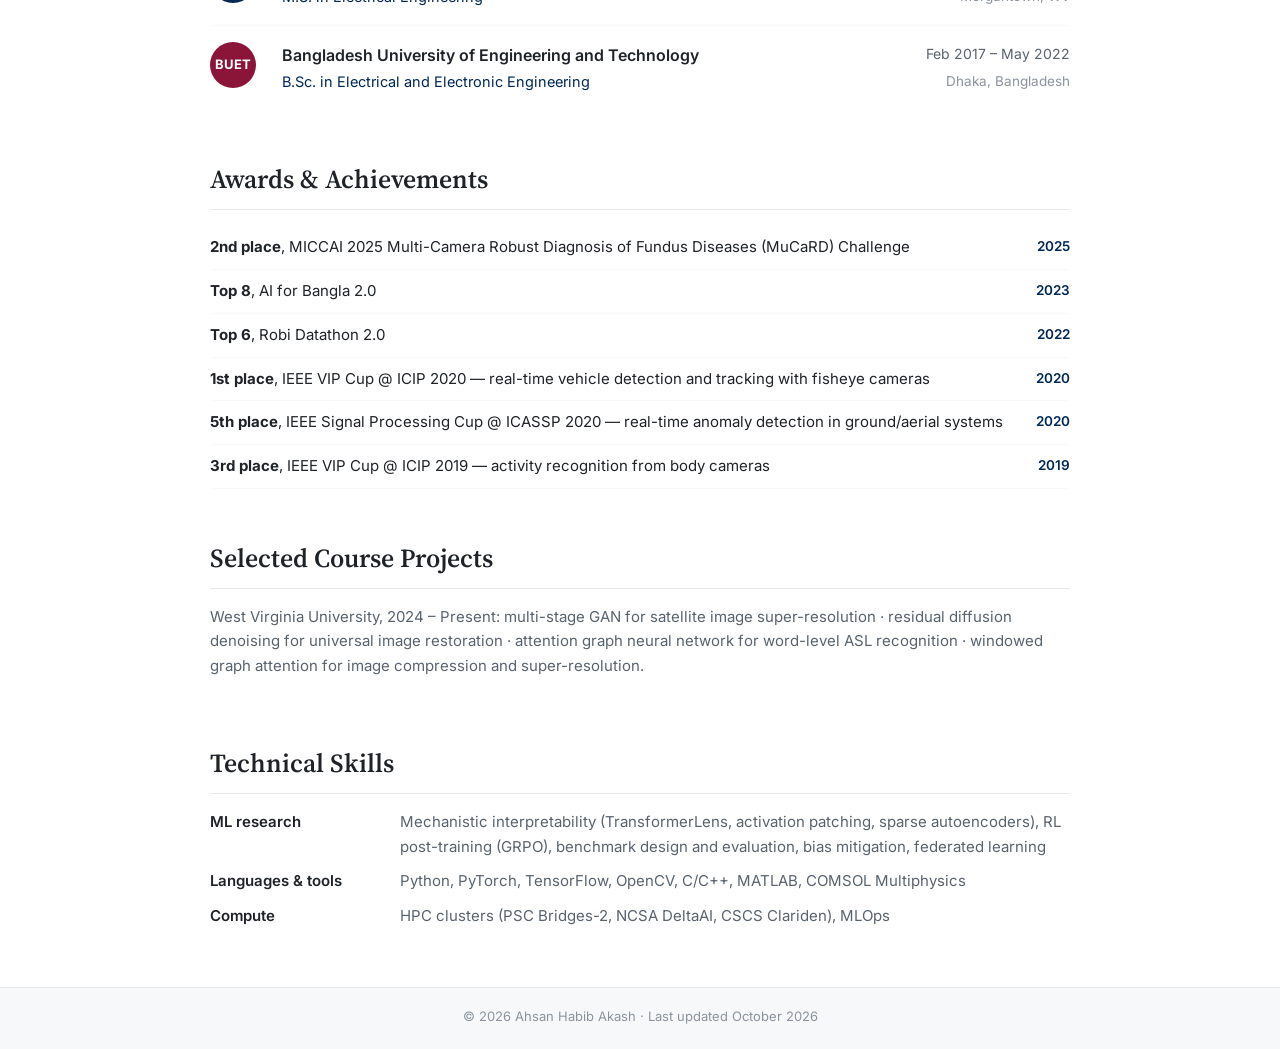
<file: experience.html>
<!doctype html>
<html lang="en">
<head>
  <meta charset="utf-8">
  <meta name="viewport" content="width=device-width, initial-scale=1">
  <title>Experience · Ahsan Habib Akash</title>
  <meta name="description" content="Research experience, education, and awards of Ahsan Habib Akash.">
  <link rel="icon" href="data:image/svg+xml,%3Csvg xmlns='http://www.w3.org/2000/svg' viewBox='0 0 64 64'%3E%3Crect width='64' height='64' rx='14' fill='%23002855'/%3E%3Ctext x='32' y='42' font-family='Georgia,serif' font-size='28' font-weight='700' fill='white' text-anchor='middle'%3EAH%3C/text%3E%3C/svg%3E">
  <link rel="preconnect" href="https://fonts.googleapis.com">
  <link rel="preconnect" href="https://fonts.gstatic.com" crossorigin>
  <link href="https://fonts.googleapis.com/css2?family=Inter:wght@400;500;600;700&family=JetBrains+Mono:wght@400&family=Source+Serif+4:opsz,wght@8..60,300;8..60,400;8..60,600;8..60,700&display=swap" rel="stylesheet">
  <link rel="stylesheet" href="assets/css/style.css">
</head>
<body>

<nav class="nav">
  <div class="wrap">
    <a class="brand" href="./"><b>Ahsan Habib</b> Akash</a>
    <div class="links">
      <a href="./">About</a>
      <a href="publications.html">Publications</a>
      <a class="active" href="experience.html">Experience</a>
      <a href="photography.html">Photography</a>
      <a href="Ahsan_Habib_Akash_CV.pdf" target="_blank" rel="noopener">CV</a>
    </div>
  </div>
</nav>

<main class="wrap">
  <div class="page-title">
    <h1>Experience</h1>
    <p>Research, education, awards, and skills. Full details in my <a href="Ahsan_Habib_Akash_CV.pdf" target="_blank" rel="noopener">CV</a>.</p>
  </div>

  <section id="research">
    <h2 class="sec">Research Experience</h2>

    <div class="item">
      <div class="logo" style="background:#002855">WVU</div>
      <div class="org">West Virginia University</div>
      <div class="when">Jan 2025 – Present</div>
      <div class="pos">Graduate Research Assistant · Advisor: Dr. Prashnna K. Gyawali</div>
      <div class="where">Morgantown, WV</div>
      <ul>
        <li><strong>Mechanistic interpretability of VLMs:</strong> testing whether RL post-training induces genuine visual grounding or amplifies language priors, using activation patching, causal tracing, and counterfactual evidence perturbation (TransformerLens); locating attention heads responsible for multimodal grounding and analyzing how visual tokens enter the decoder’s residual stream.</li>
        <li><strong>Evaluation &amp; benchmarking:</strong> built <a href="https://machine-intelligence-lab-wvu.github.io/MedTEC-Bench/" target="_blank" rel="noopener">MedTEC-Bench</a>, a diagnostic benchmark with a five-level probing taxonomy that exposes semantic-specificity failures in medical VLMs hidden by aggregate accuracy (first author, NeurIPS 2026 E&amp;D).</li>
        <li><strong>Unsupervised RL post-training of LLMs:</strong> co-developed a collapse-free multi-reward reinforcement-learning-from-internal-feedback (RLIF) framework that pairs answer-level cluster-voting and completion-level self-certainty rewards, with GDPO per-reward normalization and KL-Cov regularization. It retains 89–99% of peak accuracy after 340 training steps, where single-reward RLIF collapses, and tracks supervised RLVR without ground-truth labels (NeurIPS 2026).</li>
        <li><strong>Interpretable &amp; fair medical AI:</strong> <a href="https://machine-intelligence-lab-wvu.github.io/LAD/" target="_blank" rel="noopener">language-anchored concept discovery</a> (LAD) and sparse autoencoders for human-interpretable concept directions; unsupervised bias mitigation for VLM-based glaucoma screening without protected-attribute labels (DEMI @ MICCAI 2025).</li>
      </ul>
    </div>

    <div class="item">
      <div class="logo" style="background:#8a1538">BUET</div>
      <div class="org">Bangladesh University of Engineering and Technology</div>
      <div class="when">Dec 2022 – Dec 2023</div>
      <div class="pos">Research Assistant, DSP Research Lab · Advisor: Dr. Md. Kamrul Hasan</div>
      <div class="where">Dhaka, Bangladesh</div>
      <ul>
        <li>Collaborated with Fujifilm (Japan and USA) on deep learning for ultrasound shear-wave elastography acquisition.</li>
        <li>Built multi-resolution spatio-temporal vision transformers (SW-ViT) with a synthetic-to-real pipeline: COMSOL Multiphysics simulation for pre-training, CIRS phantom data for fine-tuning.</li>
        <li>Led medical image segmentation and classification projects, resulting in a first-author preprint and a co-authored journal article (<em>Physics in Medicine &amp; Biology</em>, 2026).</li>
      </ul>
    </div>

    <div class="item">
      <div class="logo" style="background:#8a1538">BUET</div>
      <div class="org">Bangladesh University of Engineering and Technology</div>
      <div class="when">Sep 2022 – Dec 2022</div>
      <div class="pos">Research Assistant, Telecommunication Lab · Advisor: Dr. Md. Farhad Hossain</div>
      <div class="where">Dhaka, Bangladesh</div>
      <ul><li>Developed deep-learning models for anomaly detection in network traffic.</li></ul>
    </div>

    <div class="item">
      <div class="logo" style="background:#8a1538">BUET</div>
      <div class="org">Bangladesh University of Engineering and Technology</div>
      <div class="when">Aug 2021 – 2022</div>
      <div class="pos">Undergraduate Research · Advisor: Dr. S. M. Mahbubur Rahman</div>
      <div class="where">Dhaka, Bangladesh</div>
      <ul><li>Video-based Bangla sign-language translation (SignBD-Word) with I3D, SlowFast, and CNN–LSTM recognition models (ICCCNT 2023).</li></ul>
    </div>
  </section>

  <section id="education">
    <h2 class="sec">Education</h2>
    <div class="item">
      <div class="logo" style="background:#002855">WVU</div>
      <div class="org">West Virginia University</div>
      <div class="when">Jan 2024 – Dec 2028 (expected)</div>
      <div class="pos">Ph.D. in Electrical Engineering · Specialization: Computer Vision</div>
      <div class="where">Morgantown, WV</div>
    </div>
    <div class="item">
      <div class="logo" style="background:#002855">WVU</div>
      <div class="org">West Virginia University</div>
      <div class="when">Summer 2026</div>
      <div class="pos">M.S. in Electrical Engineering</div>
      <div class="where">Morgantown, WV</div>
    </div>
    <div class="item">
      <div class="logo" style="background:#8a1538">BUET</div>
      <div class="org">Bangladesh University of Engineering and Technology</div>
      <div class="when">Feb 2017 – May 2022</div>
      <div class="pos">B.Sc. in Electrical and Electronic Engineering</div>
      <div class="where">Dhaka, Bangladesh</div>
    </div>
  </section>

  <section id="awards">
    <h2 class="sec">Awards &amp; Achievements</h2>
    <ul class="awards">
      <li><span><strong>2nd place</strong>, MICCAI 2025 Multi-Camera Robust Diagnosis of Fundus Diseases (MuCaRD) Challenge</span><span class="yr">2025</span></li>
      <li><span><strong>Top 8</strong>, AI for Bangla 2.0</span><span class="yr">2023</span></li>
      <li><span><strong>Top 6</strong>, Robi Datathon 2.0</span><span class="yr">2022</span></li>
      <li><span><strong>1st place</strong>, IEEE VIP Cup @ ICIP 2020 — real-time vehicle detection and tracking with fisheye cameras</span><span class="yr">2020</span></li>
      <li><span><strong>5th place</strong>, IEEE Signal Processing Cup @ ICASSP 2020 — real-time anomaly detection in ground/aerial systems</span><span class="yr">2020</span></li>
      <li><span><strong>3rd place</strong>, IEEE VIP Cup @ ICIP 2019 — activity recognition from body cameras</span><span class="yr">2019</span></li>
    </ul>
  </section>

  <section id="projects">
    <h2 class="sec">Selected Course Projects</h2>
    <p style="font-size:15px;color:var(--muted)">West Virginia University, 2024 – Present: multi-stage GAN for satellite image super-resolution · residual diffusion denoising for universal image restoration · attention graph neural network for word-level ASL recognition · windowed graph attention for image compression and super-resolution.</p>
  </section>

  <section id="skills">
    <h2 class="sec">Technical Skills</h2>
    <dl class="skills">
      <dt>ML research</dt><dd>Mechanistic interpretability (TransformerLens, activation patching, sparse autoencoders), RL post-training (GRPO), benchmark design and evaluation, bias mitigation, federated learning</dd>
      <dt>Languages &amp; tools</dt><dd>Python, PyTorch, TensorFlow, OpenCV, C/C++, MATLAB, COMSOL Multiphysics</dd>
      <dt>Compute</dt><dd>HPC clusters (PSC Bridges-2, NCSA DeltaAI, CSCS Clariden), MLOps</dd>
    </dl>
  </section>
</main>

<footer class="footer"><div class="wrap">© 2026 Ahsan Habib Akash · Last updated October 2026</div></footer>
</body>
</html>
</file>
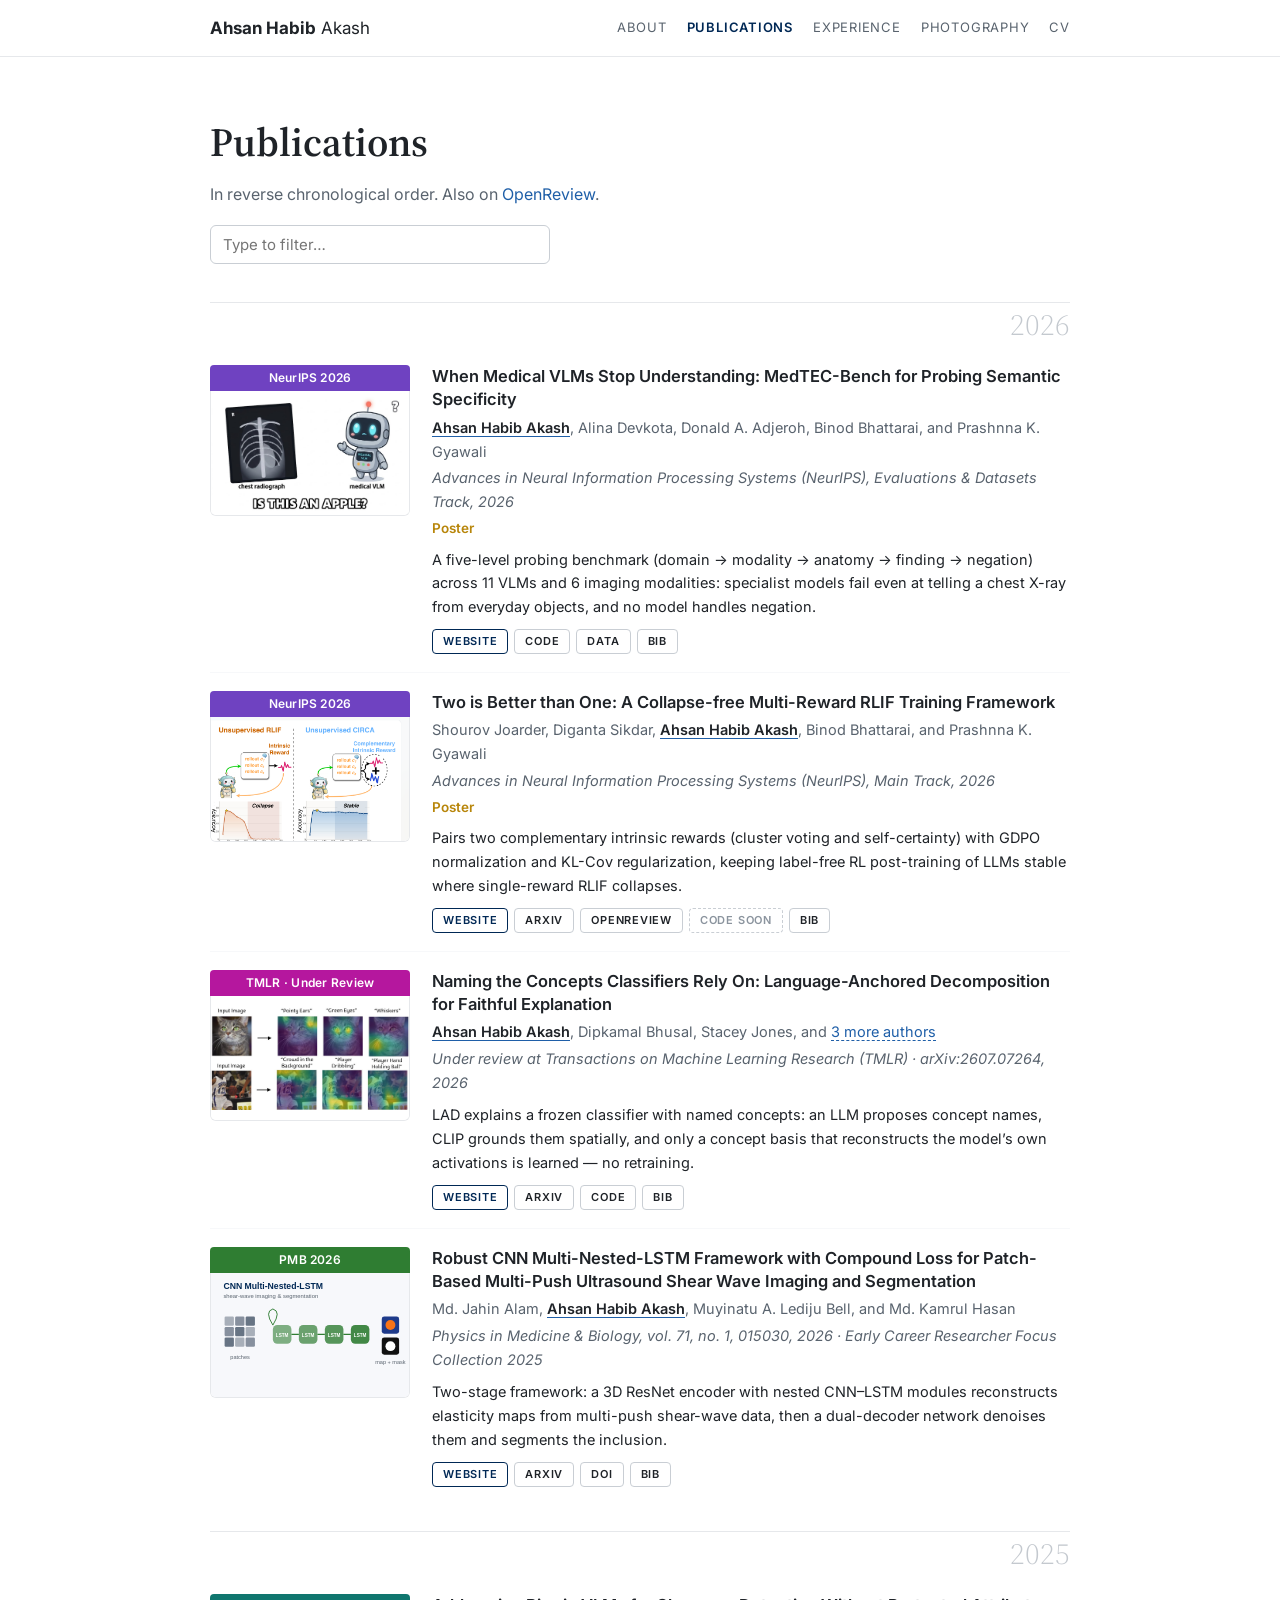
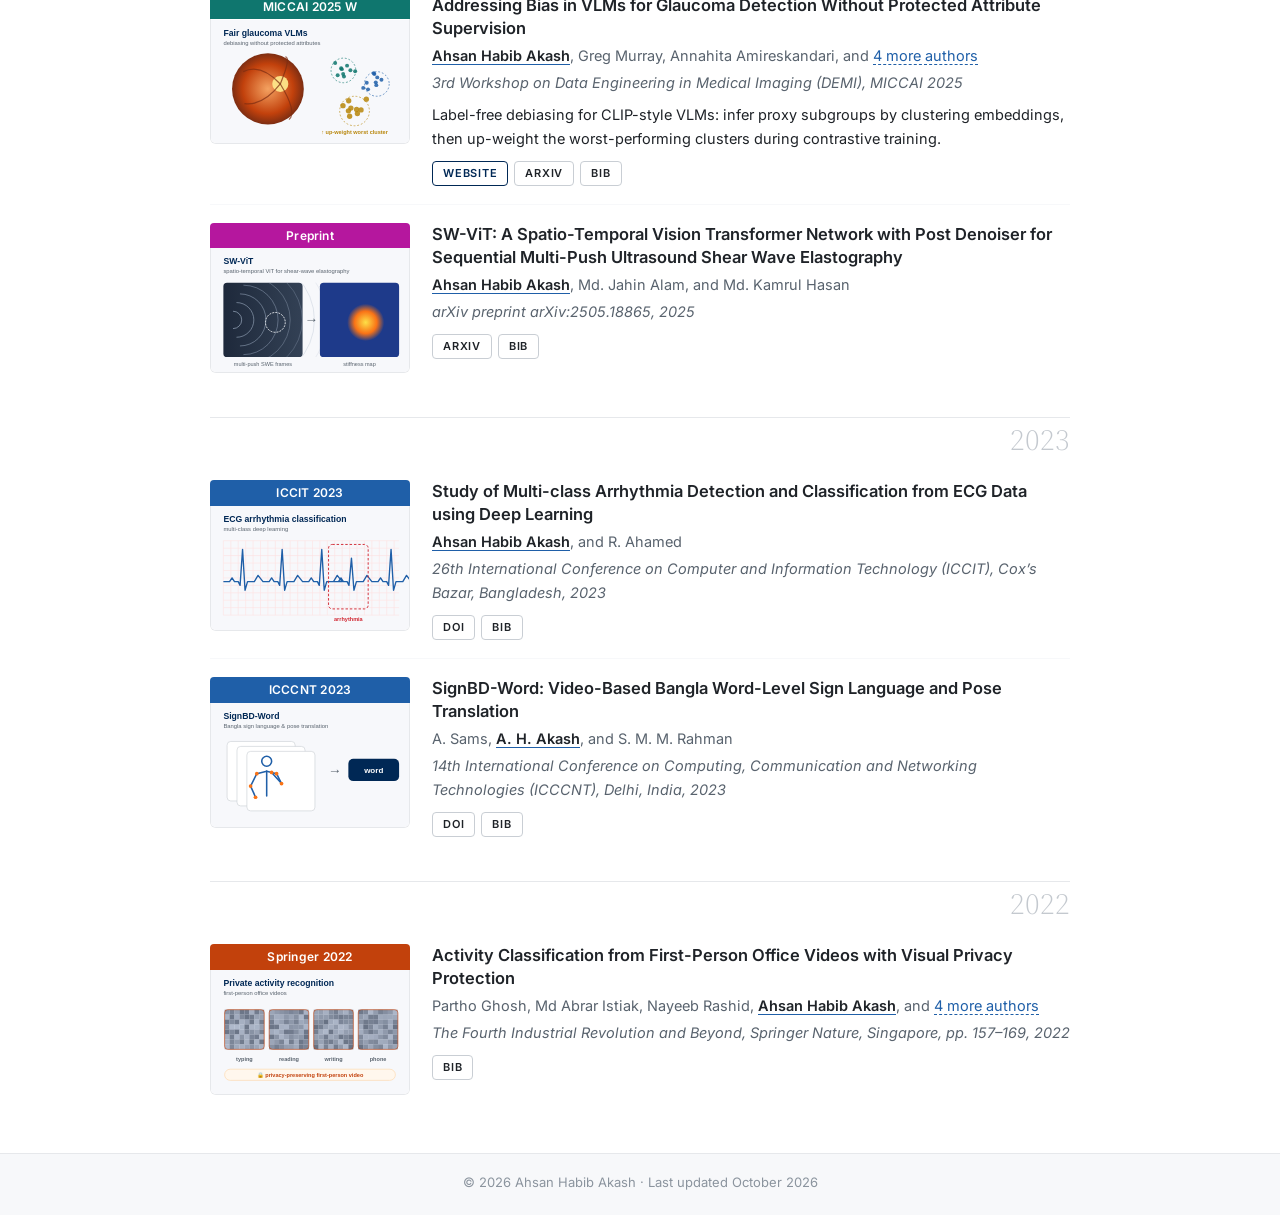
<file: publications.html>
<!doctype html>
<html lang="en">
<head>
  <meta charset="utf-8">
  <meta name="viewport" content="width=device-width, initial-scale=1">
  <title>Publications · Ahsan Habib Akash</title>
  <meta name="description" content="Publications by Ahsan Habib Akash.">
  <link rel="icon" href="data:image/svg+xml,%3Csvg xmlns='http://www.w3.org/2000/svg' viewBox='0 0 64 64'%3E%3Crect width='64' height='64' rx='14' fill='%23002855'/%3E%3Ctext x='32' y='42' font-family='Georgia,serif' font-size='28' font-weight='700' fill='white' text-anchor='middle'%3EAH%3C/text%3E%3C/svg%3E">
  <link rel="preconnect" href="https://fonts.googleapis.com">
  <link rel="preconnect" href="https://fonts.gstatic.com" crossorigin>
  <link href="https://fonts.googleapis.com/css2?family=Inter:wght@400;500;600;700&family=JetBrains+Mono:wght@400&family=Source+Serif+4:opsz,wght@8..60,300;8..60,400;8..60,600;8..60,700&display=swap" rel="stylesheet">
  <link rel="stylesheet" href="assets/css/style.css">
</head>
<body>

<nav class="nav">
  <div class="wrap">
    <a class="brand" href="./"><b>Ahsan Habib</b> Akash</a>
    <div class="links">
      <a href="./">About</a>
      <a class="active" href="publications.html">Publications</a>
      <a href="experience.html">Experience</a>
      <a href="photography.html">Photography</a>
      <a href="Ahsan_Habib_Akash_CV.pdf" target="_blank" rel="noopener">CV</a>
    </div>
  </div>
</nav>

<main class="wrap">
  <div class="page-title">
    <h1>Publications</h1>
    <p>In reverse chronological order. Also on <a href="https://openreview.net/profile?id=~Ahsan_Habib_Akash1" target="_blank" rel="noopener">OpenReview</a>.</p>
    <input class="filter" id="filter" type="search" placeholder="Type to filter…" aria-label="Filter publications">
  </div>
  <div id="pubs"></div>
</main>

<footer class="footer"><div class="wrap">© 2026 Ahsan Habib Akash · Last updated October 2026</div></footer>

<script src="assets/js/pubs.js"></script>
<script>
  const el = document.getElementById("pubs");
  renderPubs(el, { byYear: true });
  attachFilter(document.getElementById("filter"), el);
</script>
</body>
</html>
</file>
<file: assets/css/style.css>
/* ===== Ahsan Habib Akash — personal site (light theme only) ===== */
:root {
  --bg: #ffffff;
  --bg-soft: #f7f8fa;
  --text: #1f2328;
  --muted: #59636e;
  --faint: #8b949e;
  --rule: #e6e8eb;
  --accent: #002855;        /* WVU navy */
  --accent-2: #1f5fa8;
  --gold: #b8860b;
  --gold-soft: #fdf6e3;
  --serif: "Source Serif 4", Georgia, "Times New Roman", serif;
  --sans: "Inter", system-ui, -apple-system, "Segoe UI", Roboto, sans-serif;
  --mono: "JetBrains Mono", ui-monospace, SFMono-Regular, Consolas, monospace;
}

* { box-sizing: border-box; }
[hidden] { display: none !important; }
html { scroll-behavior: smooth; }
body {
  margin: 0; background: var(--bg); color: var(--text);
  font: 16px/1.65 var(--sans); -webkit-font-smoothing: antialiased;
}
a { color: var(--accent-2); text-decoration: none; }
a:hover { text-decoration: underline; text-underline-offset: 3px; }
.wrap { max-width: 900px; margin: 0 auto; padding: 0 20px; }

/* ---------- Nav ---------- */
.nav {
  position: sticky; top: 0; z-index: 20; background: rgba(255,255,255,.92);
  backdrop-filter: blur(8px); -webkit-backdrop-filter: blur(8px);
  border-bottom: 1px solid var(--rule);
}
.nav .wrap { display: flex; align-items: center; gap: 22px; height: 56px; }
.nav .brand { font-weight: 400; font-size: 17px; color: var(--text); margin-right: auto; white-space: nowrap; }
.nav .brand b { font-weight: 700; }
.nav .brand:hover { text-decoration: none; }
.nav .links { display: flex; gap: 20px; font-size: 13px; letter-spacing: .06em; text-transform: uppercase; }
.nav .links a { color: var(--muted); }
.nav .links a:hover, .nav .links a.active { color: var(--accent); text-decoration: none; }
.nav .links a.active { font-weight: 600; }
@media (max-width: 620px) {
  .nav .wrap { height: auto; flex-wrap: wrap; padding-top: 10px; padding-bottom: 10px; gap: 6px 16px; }
  .nav .brand { width: 100%; }
  .nav .links { gap: 14px; font-size: 12px; flex-wrap: wrap; }
}

/* ---------- Page header ---------- */
.page-title { padding: 52px 0 8px; }
.page-title h1 { font-family: var(--serif); font-size: 40px; font-weight: 600; margin: 0 0 6px; }
.page-title p { color: var(--muted); margin: 0; }

/* ---------- About ---------- */
.about { display: grid; grid-template-columns: 1fr 220px; gap: 36px; padding: 52px 0 18px; align-items: start; }
.about h1 { font-family: var(--serif); font-size: clamp(34px, 5.5vw, 44px); font-weight: 400; margin: 0 0 4px; line-height: 1.15; }
.about h1 b { font-weight: 700; }
.about .tagline { color: var(--accent); font-weight: 500; margin: 0 0 18px; }
.about p { margin: 0 0 14px; }
.profile-card { text-align: left; }
.profile-photo {
  width: 100%; height: auto; aspect-ratio: 1/1; border-radius: 12px; background: linear-gradient(135deg, #002855, #1f5fa8);
  display: grid; place-items: center; color: #fff; font-family: var(--serif); font-size: 64px; font-weight: 600;
  box-shadow: 0 6px 20px rgba(0,40,85,.15); object-fit: cover;
}
.profile-meta { font-family: var(--mono); font-size: 12.5px; color: var(--muted); margin-top: 12px; line-height: 1.6; }
@media (max-width: 720px) {
  .about { grid-template-columns: 1fr; gap: 20px; }
  .profile-card { order: -1; display: flex; gap: 16px; align-items: center; }
  .profile-photo { width: 96px; font-size: 32px; flex: none; }
  .profile-meta { margin-top: 0; }
}

/* Contact icon row */
.socials { display: flex; flex-wrap: wrap; gap: 8px; margin: 22px 0 6px; }
.socials a {
  display: inline-flex; align-items: center; gap: 7px; padding: 7px 13px; font-size: 14px;
  border: 1px solid var(--rule); border-radius: 8px; color: var(--text); background: #fff;
}
.socials a:hover { border-color: var(--accent); color: var(--accent); text-decoration: none; }
.socials a.primary { background: var(--accent); border-color: var(--accent); color: #fff; }
.socials a.primary:hover { background: #003a7a; color: #fff; }
.socials svg { width: 15px; height: 15px; flex: none; }

/* Affiliation cards */
.affils { display: flex; flex-wrap: wrap; gap: 14px 40px; padding: 18px 0 8px; }
.affil { display: flex; align-items: center; gap: 12px; }
.affil .logo {
  width: 46px; height: 46px; border-radius: 50%; display: grid; place-items: center;
  font-weight: 700; font-size: 13px; color: #fff; flex: none; letter-spacing: .02em;
}
.affil .name { font-weight: 600; font-size: 14.5px; line-height: 1.3; }
.affil .sub { color: var(--muted); font-size: 13px; line-height: 1.4; }

/* ---------- Sections ---------- */
section { padding: 30px 0 18px; scroll-margin-top: 64px; }
h2.sec {
  font-family: var(--serif); font-size: 26px; font-weight: 600; margin: 0 0 16px;
  padding-bottom: 8px; border-bottom: 1px solid var(--rule);
}
h2.sec a.more { float: right; font-family: var(--sans); font-size: 13px; font-weight: 500; margin-top: 10px; }
.year-head {
  font-family: var(--serif); font-size: 30px; font-weight: 300; color: #c4c9cf; text-align: right;
  border-top: 1px solid var(--rule); margin: 26px 0 4px; padding-top: 4px; line-height: 1.2;
}

/* News */
.news { width: 100%; border-collapse: collapse; }
.news td { padding: 8px 0; vertical-align: top; border-bottom: 1px solid var(--bg-soft); font-size: 15px; }
.news td.date { width: 110px; font-weight: 600; font-size: 13.5px; color: var(--accent); white-space: nowrap; padding-right: 16px; padding-top: 9px; }
@media (max-width: 520px) {
  .news tr { display: block; padding: 6px 0; border-bottom: 1px solid var(--bg-soft); }
  .news td { display: block; border: 0; padding: 0; }
}

/* Publications */
.pub { display: grid; grid-template-columns: 200px 1fr; gap: 22px; padding: 18px 0; }
.pub + .pub { border-top: 1px solid var(--bg-soft); }
.pub .thumb { position: relative; }
.pub .thumb .label {
  display: block; text-align: center; color: #fff; font-size: 12px; font-weight: 600;
  padding: 3px 6px; border-radius: 4px 4px 0 0; letter-spacing: .02em;
}
.pub .thumb .img {
  width: 100%; aspect-ratio: 16/10; border: 1px solid var(--rule); border-top: 0; border-radius: 0 0 6px 6px;
  overflow: hidden; background: var(--bg-soft); display: grid; place-items: center;
}
.pub .thumb img { width: 100%; height: 100%; object-fit: contain; background: #fff; display: block; }
.pub .thumb .ph { font-family: var(--serif); font-size: 20px; font-weight: 600; color: #b7bec6; text-align: center; padding: 8px; line-height: 1.2; }
.pub .title { font-weight: 600; font-size: 16.5px; line-height: 1.4; margin: 0 0 4px; color: var(--text); }
.pub .authors { font-size: 14.5px; color: var(--muted); margin: 0 0 3px; }
.pub .authors .me { color: var(--text); font-weight: 600; text-decoration: underline; text-underline-offset: 3px; text-decoration-color: var(--accent-2); }
.pub .authors .more-btn { color: var(--accent-2); cursor: pointer; border-bottom: 1px dashed var(--accent-2); }
.pub .venue { font-size: 14.5px; font-style: italic; color: var(--muted); margin: 0; }
.pub .note { font-size: 13.5px; font-weight: 600; color: var(--gold); margin: 3px 0 0; }
.pub .tldr { font-size: 14.5px; margin: 8px 0 0; color: var(--text); }
.pub .btns { display: flex; flex-wrap: wrap; gap: 6px; margin-top: 10px; }
.pub .btns a, .pub .btns button, .pub .btns span {
  font: 600 11px/1 var(--sans); letter-spacing: .07em; text-transform: uppercase;
  padding: 6px 10px; border: 1px solid #c9ced4; border-radius: 4px; background: #fff; color: var(--text); cursor: pointer;
}
.pub .btns a:hover, .pub .btns button:hover { border-color: var(--accent); color: var(--accent); text-decoration: none; }
.pub .btns .web { border-color: var(--accent); color: var(--accent); }
.pub .btns .soon { color: var(--faint); border-style: dashed; cursor: default; }
.pub .btns .soon:hover { color: var(--faint); border-color: #c9ced4; }
.pub pre.bib {
  display: none; margin: 10px 0 0; padding: 12px 14px; background: var(--bg-soft); border: 1px solid var(--rule);
  border-radius: 6px; font: 12.5px/1.55 var(--mono); white-space: pre-wrap; word-break: break-word; color: #3b434b;
}
.pub pre.bib.open { display: block; }
.pub .abs { display: none; margin: 10px 0 0; font-size: 14.5px; padding: 12px 14px; border-left: 3px solid var(--accent-2); background: var(--bg-soft); }
.pub .abs.open { display: block; }
@media (max-width: 620px) {
  .pub { grid-template-columns: 1fr; gap: 10px; }
  .pub .thumb { max-width: 280px; }
}

.filter {
  width: 100%; max-width: 340px; padding: 9px 12px; border: 1px solid #c9ced4; border-radius: 6px;
  font: 15px var(--sans); margin: 18px 0 4px;
}
.filter:focus { outline: 2px solid var(--accent-2); outline-offset: 1px; }

/* Experience / education */
.item { display: grid; grid-template-columns: 56px 1fr auto; gap: 2px 16px; padding: 16px 0; }
.item + .item { border-top: 1px solid var(--bg-soft); }
.item .logo { grid-row: span 2; width: 46px; height: 46px; border-radius: 50%; display: grid; place-items: center; color: #fff; font-weight: 700; font-size: 13px; }
.item .org { font-weight: 600; }
.item .pos { color: var(--accent); font-size: 14.5px; }
.item .when { color: var(--muted); font-size: 14px; text-align: right; white-space: nowrap; }
.item .where { color: var(--faint); font-size: 13.5px; text-align: right; }
.item ul { grid-column: 2 / -1; margin: 8px 0 0; padding-left: 18px; font-size: 15px; }
.item li { margin: 4px 0; }
@media (max-width: 620px) {
  .item { grid-template-columns: 46px 1fr; }
  .item .when, .item .where { grid-column: 2; text-align: left; }
  .item .logo { grid-row: span 4; }
}

.awards { list-style: none; margin: 0; padding: 0; }
.awards li { display: grid; grid-template-columns: 1fr auto; gap: 16px; padding: 9px 0; font-size: 15px; border-bottom: 1px solid var(--bg-soft); }
.awards .yr { color: var(--accent); font-weight: 600; font-size: 13.5px; }

.skills { display: grid; grid-template-columns: 170px 1fr; gap: 10px 20px; font-size: 15px; margin: 0; }
.skills dt { font-weight: 600; }
.skills dd { margin: 0; color: var(--muted); }
@media (max-width: 560px) { .skills { grid-template-columns: 1fr; gap: 2px; } .skills dd { margin-bottom: 10px; } }

/* Footer */
.footer { margin-top: 40px; background: var(--bg-soft); border-top: 1px solid var(--rule); color: var(--faint); font-size: 13px; }
.footer .wrap { padding-top: 18px; padding-bottom: 22px; text-align: center; }

/* ---------- Photography ---------- */
.gallery { columns: 3 260px; column-gap: 12px; padding: 24px 0 10px; }
.ph-item { display: block; width: 100%; margin: 0 0 12px; padding: 0; border: 0; background: none; cursor: zoom-in; break-inside: avoid; border-radius: 6px; overflow: hidden; }
.ph-item img { width: 100%; display: block; transition: transform .35s ease, opacity .2s; }
.ph-item:hover img { transform: scale(1.03); opacity: .93; }
.empty { margin: 28px 0; padding: 48px 20px; text-align: center; color: var(--faint); border: 1px dashed #c9ced4; border-radius: 10px; }
.lightbox { position: fixed; inset: 0; z-index: 50; background: rgba(10,12,16,.98); display: flex; align-items: center; justify-content: center; }
.lightbox[hidden] { display: none; }
.lightbox figure { margin: 0; max-width: 92vw; text-align: center; }
.lightbox img { max-width: 92vw; max-height: 84vh; display: block; margin: 0 auto; border-radius: 4px; }
.lightbox .cap { color: #c9ced4; font-size: 14px; margin-top: 12px; }
.lightbox button { position: absolute; background: none; border: 0; color: #fff; font-size: 40px; line-height: 1; cursor: pointer; padding: 12px 16px; opacity: .75; }
.lightbox button:hover { opacity: 1; }
.lightbox .close { top: 8px; right: 12px; }
.lightbox .prev { left: 4px; top: 50%; transform: translateY(-50%); }
.lightbox .next { right: 4px; top: 50%; transform: translateY(-50%); }
</file>
<file: assets/css/project.css>
/* ===== Paper project pages (light theme) ===== */
:root {
  --bg: #ffffff; --bg-soft: #f6f8fb; --text: #1f2328; --muted: #59636e; --faint: #8b949e;
  --rule: #e4e8ee; --accent: #002855; --accent-2: #1f5fa8; --gold: #b8860b;
  --sans: "Inter", system-ui, -apple-system, "Segoe UI", Roboto, sans-serif;
  --serif: "Source Serif 4", Georgia, serif;
  --mono: "JetBrains Mono", ui-monospace, Consolas, monospace;
}
* { box-sizing: border-box; }
html { scroll-behavior: smooth; }
body { margin: 0; background: var(--bg); color: var(--text); font: 16.5px/1.7 var(--sans); -webkit-font-smoothing: antialiased; }
a { color: var(--accent-2); text-decoration: none; }
a:hover { text-decoration: underline; text-underline-offset: 3px; }
.wrap { max-width: 980px; margin: 0 auto; padding: 0 20px; }
.narrow { max-width: 780px; margin: 0 auto; }

/* Sticky section nav */
.pnav { position: sticky; top: 0; z-index: 20; background: rgba(255,255,255,.93); backdrop-filter: blur(8px); border-bottom: 1px solid var(--rule); }
.pnav .wrap { display: flex; align-items: center; gap: 18px; height: 50px; font-size: 14px; overflow-x: auto; }
.pnav .home { font-weight: 600; color: var(--text); margin-right: auto; white-space: nowrap; }
.pnav a:not(.home) { color: var(--muted); white-space: nowrap; }
.pnav a:not(.home):hover { color: var(--accent); text-decoration: none; }
@media (max-width: 640px) { .pnav .sec-links { display: none; } }

/* Hero */
.hero { text-align: center; padding: 60px 0 30px; background: linear-gradient(180deg, #f3f6fb 0%, #fff 100%); border-bottom: 1px solid var(--rule); }
.hero .acronym { font-size: clamp(40px, 7vw, 64px); font-weight: 800; letter-spacing: -.02em; color: var(--accent); margin: 0; line-height: 1.05; }
.hero h1 { font-size: clamp(22px, 3.4vw, 32px); font-weight: 700; line-height: 1.3; margin: 12px auto 18px; max-width: 860px; }
.hero .authors { font-size: 17px; margin: 0 0 6px; }
.hero .authors span { white-space: nowrap; margin: 0 6px; }
.hero .authors .me { font-weight: 600; }
.hero sup { color: var(--muted); font-size: 11px; margin-left: 1px; }
.hero .affils { font-size: 14px; color: var(--muted); margin: 0 0 14px; }
.hero .affils span { margin: 0 8px; white-space: nowrap; }
.hero .venue { display: inline-block; font-weight: 700; color: var(--gold); background: #fdf6e3; border: 1px solid #f1e2b6; padding: 4px 14px; border-radius: 999px; font-size: 15px; margin-bottom: 22px; }
.hero .btns { display: flex; flex-wrap: wrap; justify-content: center; gap: 10px; }
.hero .btns a, .hero .btns span {
  display: inline-flex; align-items: center; gap: 8px; padding: 9px 18px; border-radius: 999px; font-size: 15px; font-weight: 500;
  background: #1f2328; color: #fff;
}
.hero .btns a:hover { background: var(--accent); text-decoration: none; }
.hero .btns .soon { background: #fff; color: var(--faint); border: 1px dashed #c9ced4; }
.hero .btns svg { width: 16px; height: 16px; }

/* Body sections */
section { padding: 46px 0 10px; scroll-margin-top: 56px; }
h2 { font-size: 28px; font-weight: 700; text-align: center; margin: 0 0 18px; }
h3 { font-size: 19px; margin: 26px 0 8px; }
p { margin: 0 0 14px; }
.tldr { background: var(--bg-soft); border: 1px solid var(--rule); border-left: 4px solid var(--accent-2); border-radius: 10px; padding: 16px 20px; font-size: 16.5px; margin-top: 30px; }
.tldr b.tag { color: var(--accent-2); margin-right: 6px; }

figure { margin: 22px 0; text-align: center; }
figure img { max-width: 100%; border-radius: 8px; border: 1px solid var(--rule); }
figcaption { font-size: 14.5px; color: var(--muted); margin-top: 10px; text-align: left; }
figcaption b { color: var(--text); }

.cards { display: grid; grid-template-columns: repeat(auto-fit, minmax(220px, 1fr)); gap: 14px; margin: 18px 0; }
.card { border: 1px solid var(--rule); border-radius: 10px; padding: 16px 18px; background: #fff; }
.card .k { font-size: 12px; font-weight: 700; letter-spacing: .08em; text-transform: uppercase; color: var(--accent-2); margin-bottom: 4px; }
.card .t { font-weight: 700; margin-bottom: 4px; }
.card p { font-size: 15px; color: var(--muted); margin: 0; }

.stats { display: grid; grid-template-columns: repeat(auto-fit, minmax(180px, 1fr)); gap: 14px; margin: 20px 0; }
.stat { text-align: center; padding: 18px 10px; border-radius: 10px; background: var(--bg-soft); border: 1px solid var(--rule); }
.stat .n { font-size: 34px; font-weight: 800; color: var(--accent); line-height: 1.1; }
.stat .l { font-size: 14px; color: var(--muted); margin-top: 4px; }

.levels { list-style: none; padding: 0; margin: 18px 0; counter-reset: lv; }
.levels li { counter-increment: lv; display: grid; grid-template-columns: 38px 1fr; gap: 12px; padding: 10px 0; border-bottom: 1px solid var(--rule); }
.levels li::before { content: "L" counter(lv); font-weight: 800; color: #fff; background: var(--accent-2); border-radius: 8px; height: 30px; display: grid; place-items: center; font-size: 13px; }
.levels li:nth-child(2)::before { background: #2a6fb9; } .levels li:nth-child(3)::before { background: #3a7fc6; }
.levels li:nth-child(4)::before { background: #1c4f8a; } .levels li:nth-child(5)::before { background: #002855; }

/* Placeholder — remove once real content is in */
.todo { border: 2px dashed #e0b84c; background: #fffbea; color: #7a5b00; border-radius: 10px; padding: 18px 20px; font-size: 14.5px; text-align: center; }
.todo.fig { aspect-ratio: 16/7; display: flex; flex-direction: column; justify-content: center; align-items: center; gap: 6px; }

/* BibTeX */
.bibbox { position: relative; }
.bibbox pre { background: var(--bg-soft); border: 1px solid var(--rule); border-radius: 10px; padding: 18px 20px; font: 13.5px/1.6 var(--mono); white-space: pre-wrap; word-break: break-word; margin: 0; }
.bibbox button { position: absolute; top: 10px; right: 10px; font: 600 12px var(--sans); padding: 6px 12px; border-radius: 6px; border: 1px solid var(--rule); background: #fff; cursor: pointer; }
.bibbox button:hover { border-color: var(--accent); color: var(--accent); }

.pfooter { margin-top: 56px; border-top: 1px solid var(--rule); background: var(--bg-soft); color: var(--faint); font-size: 13px; text-align: center; padding: 20px; }
</file>
